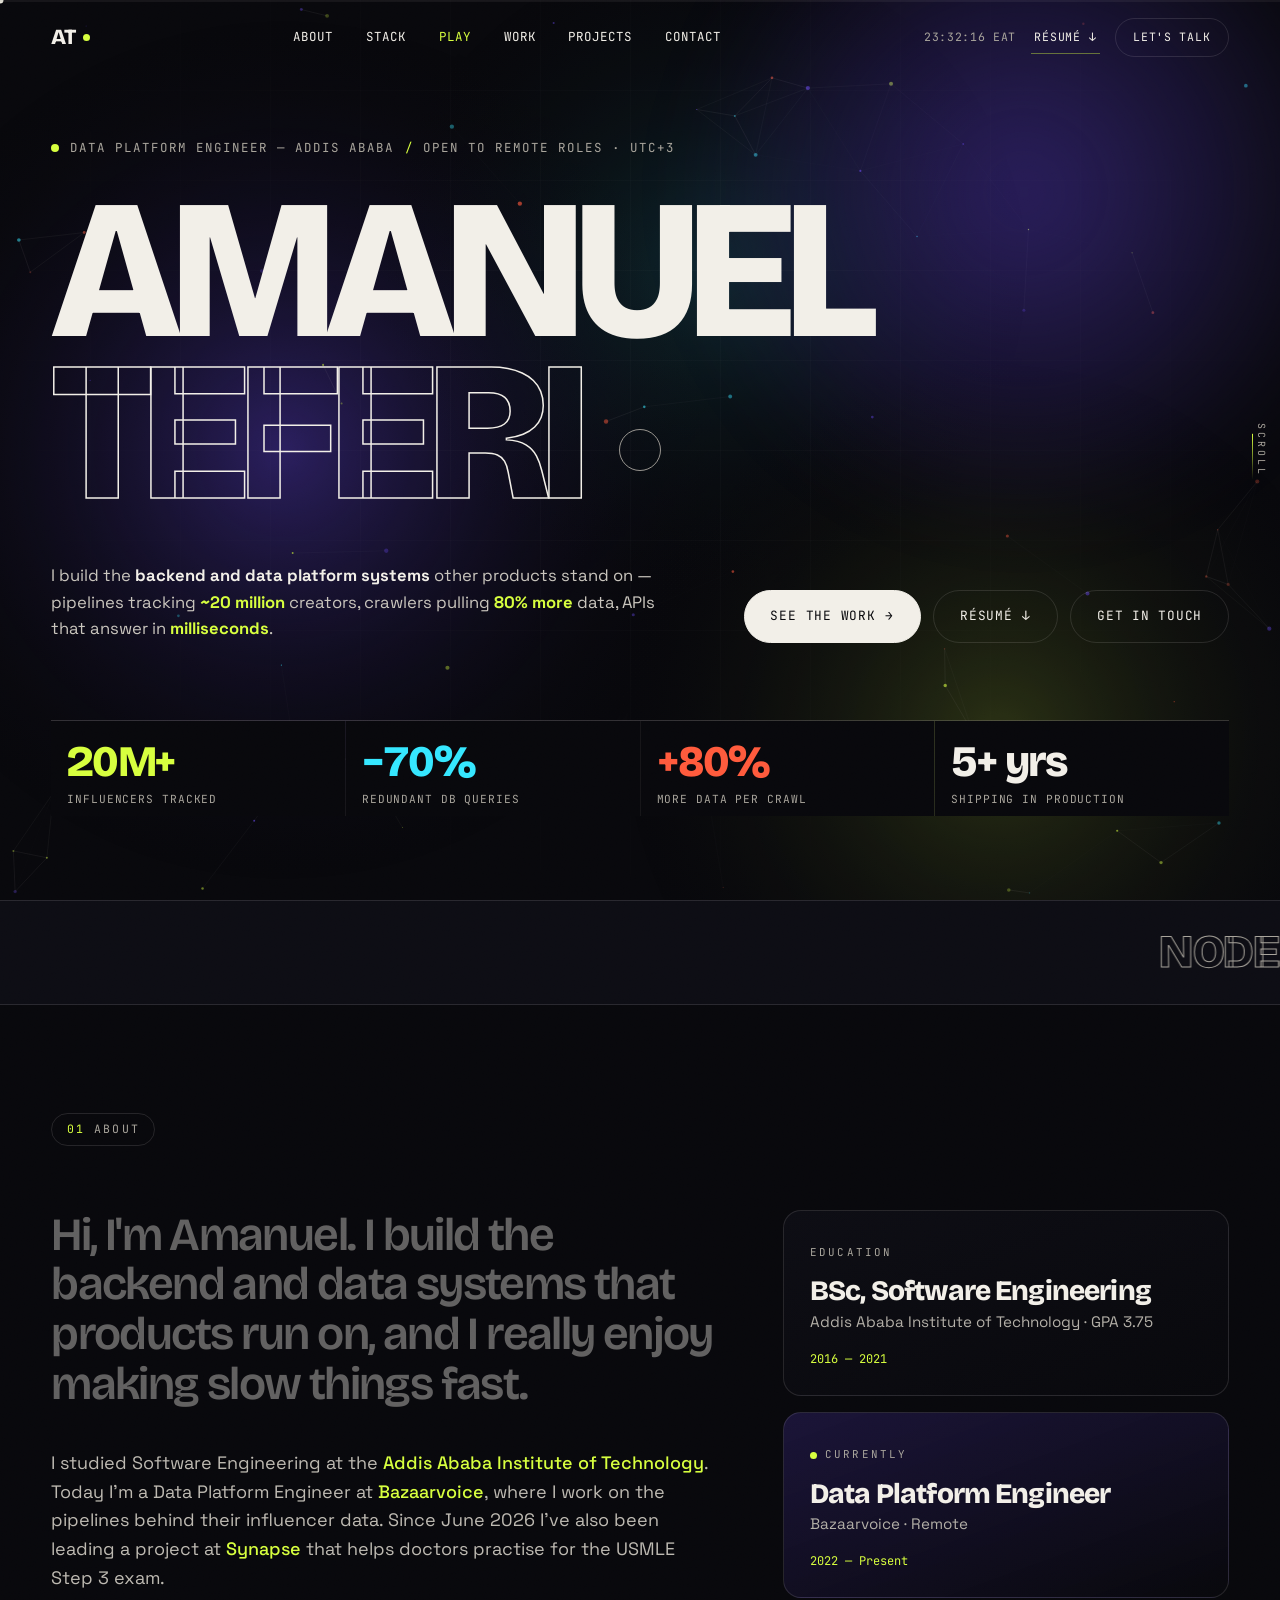
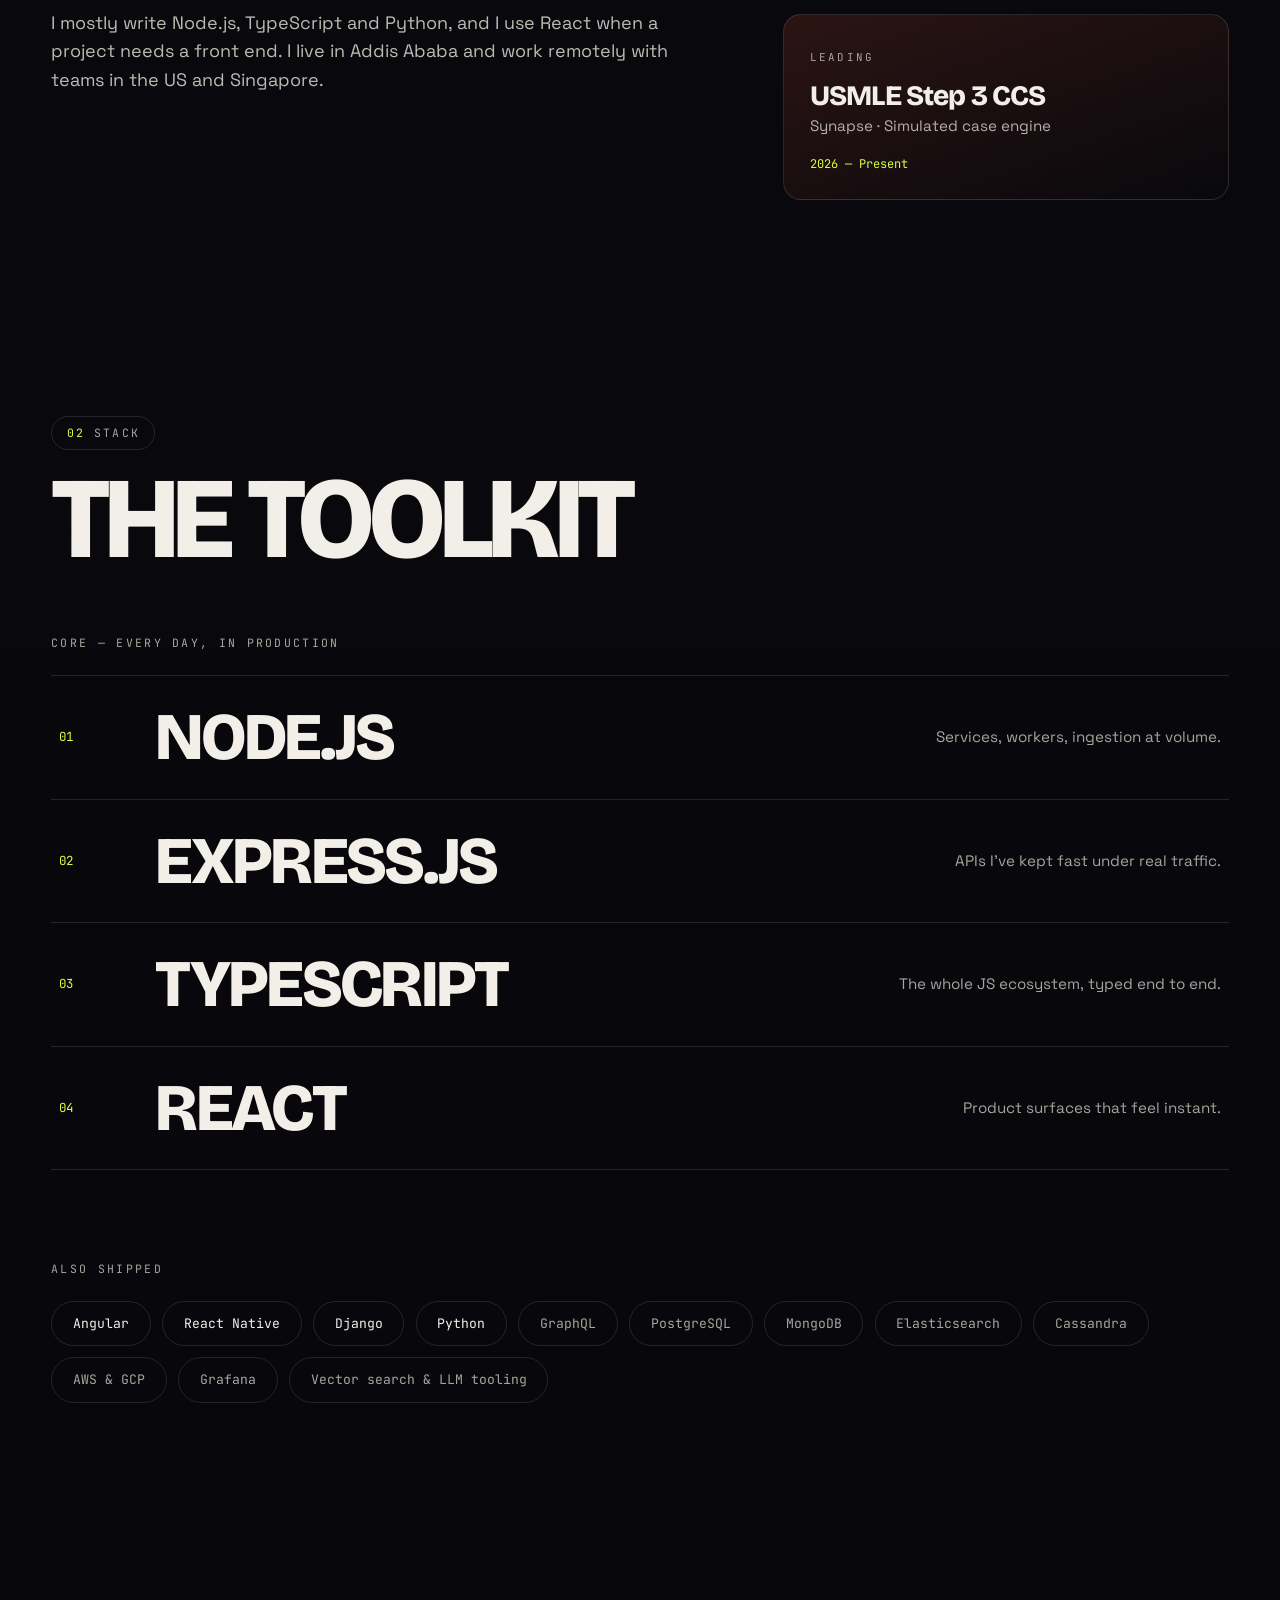
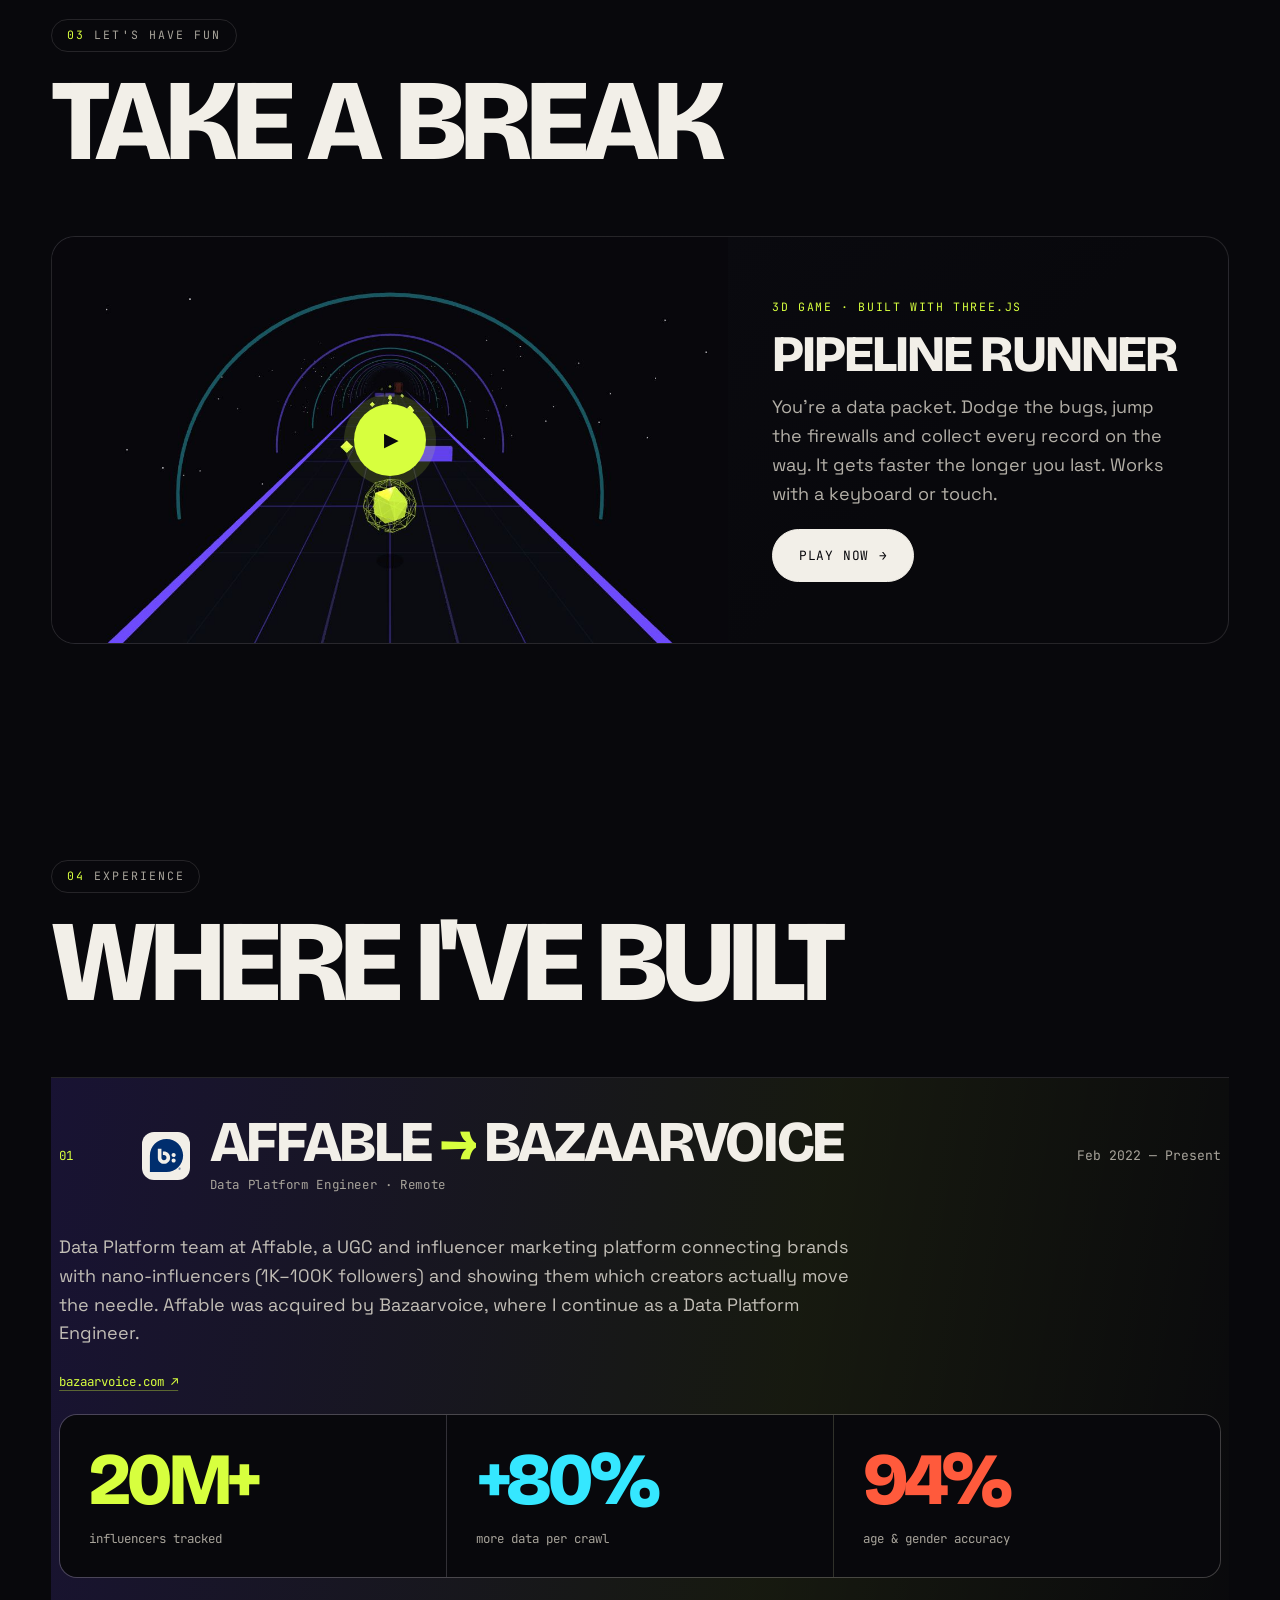
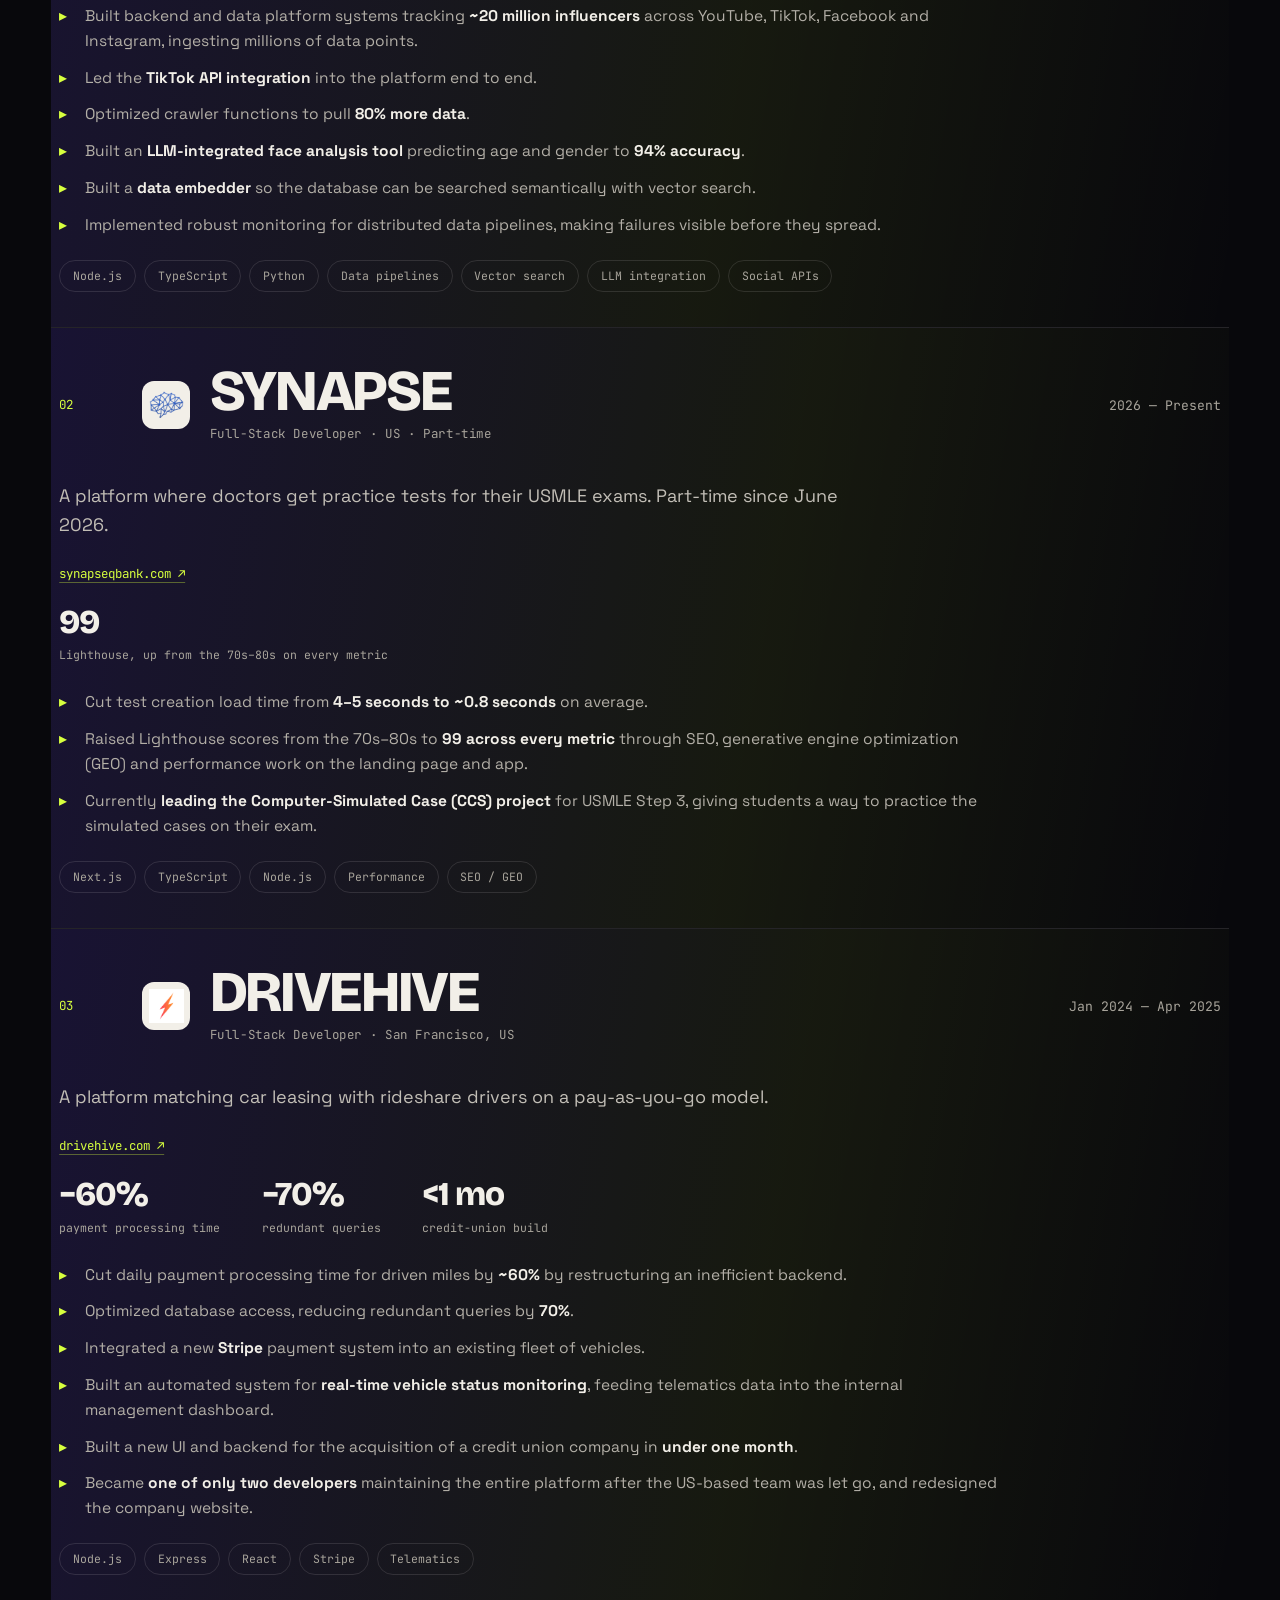
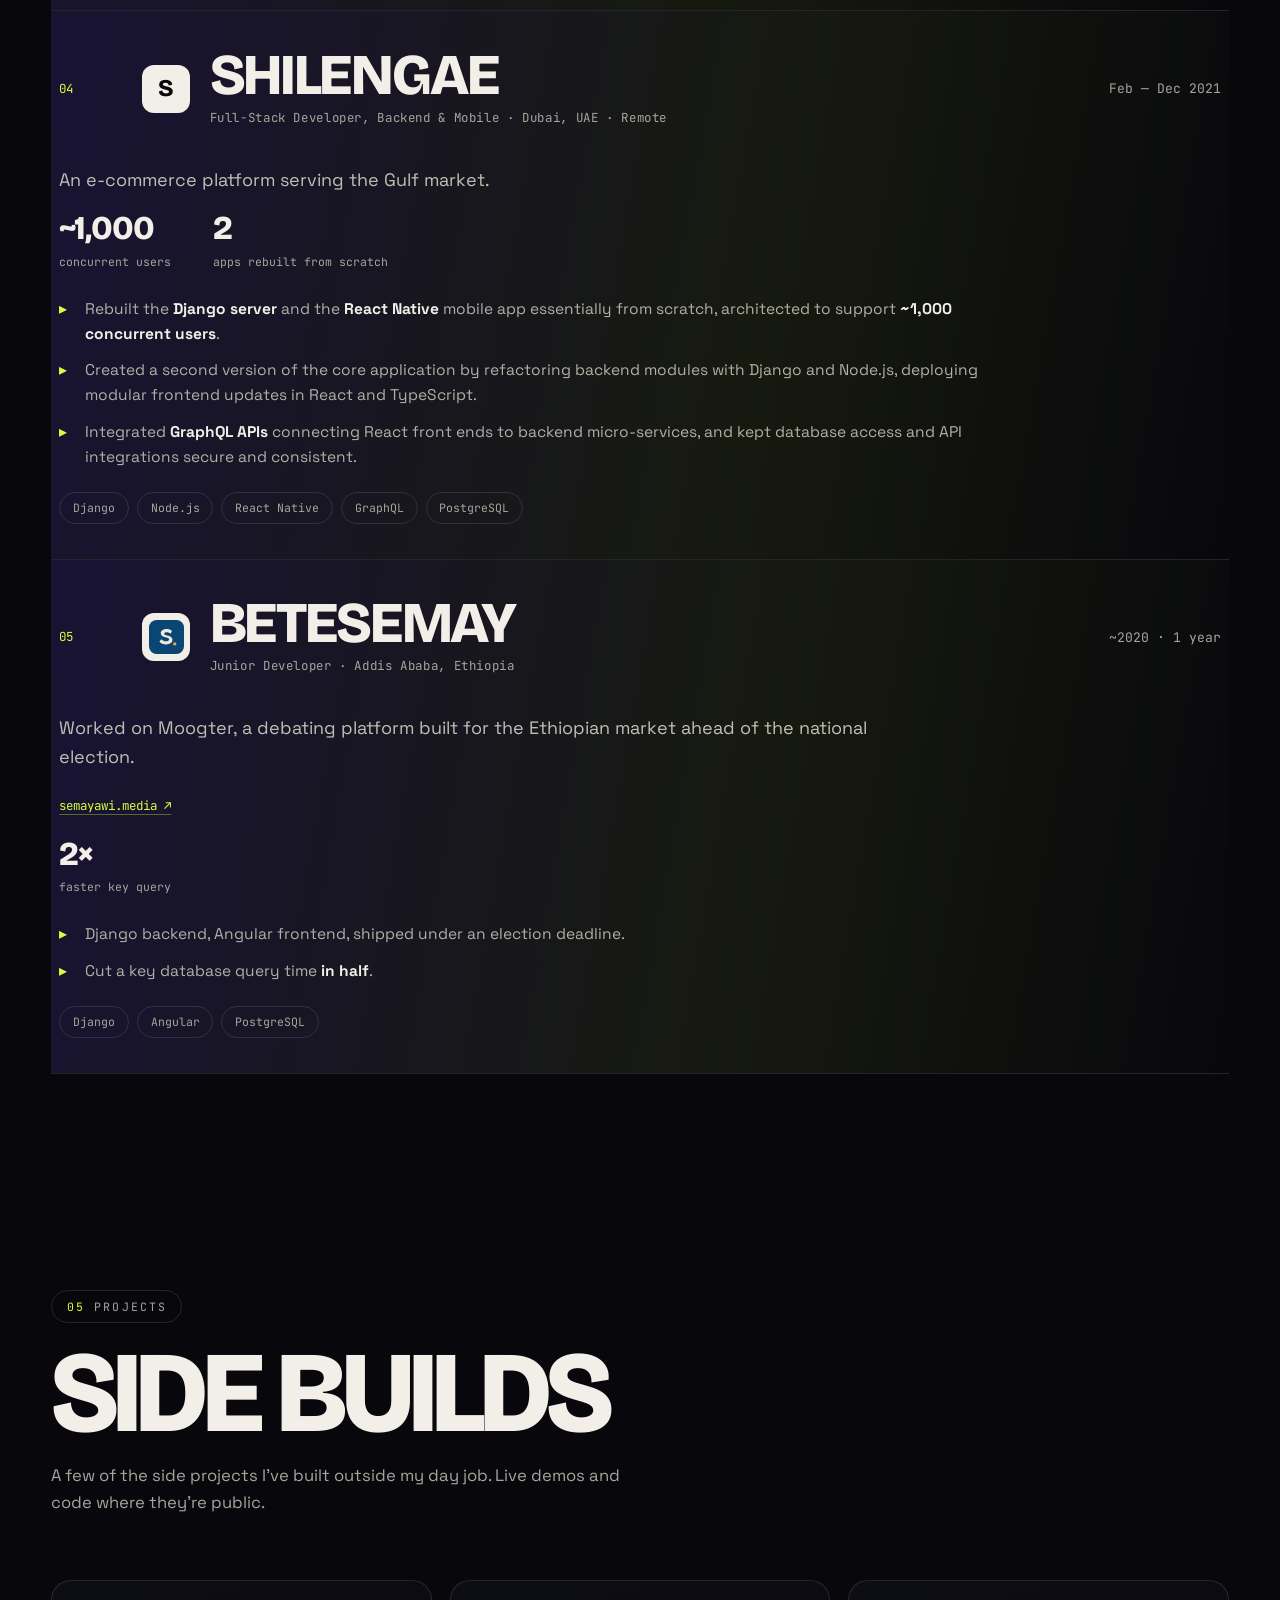
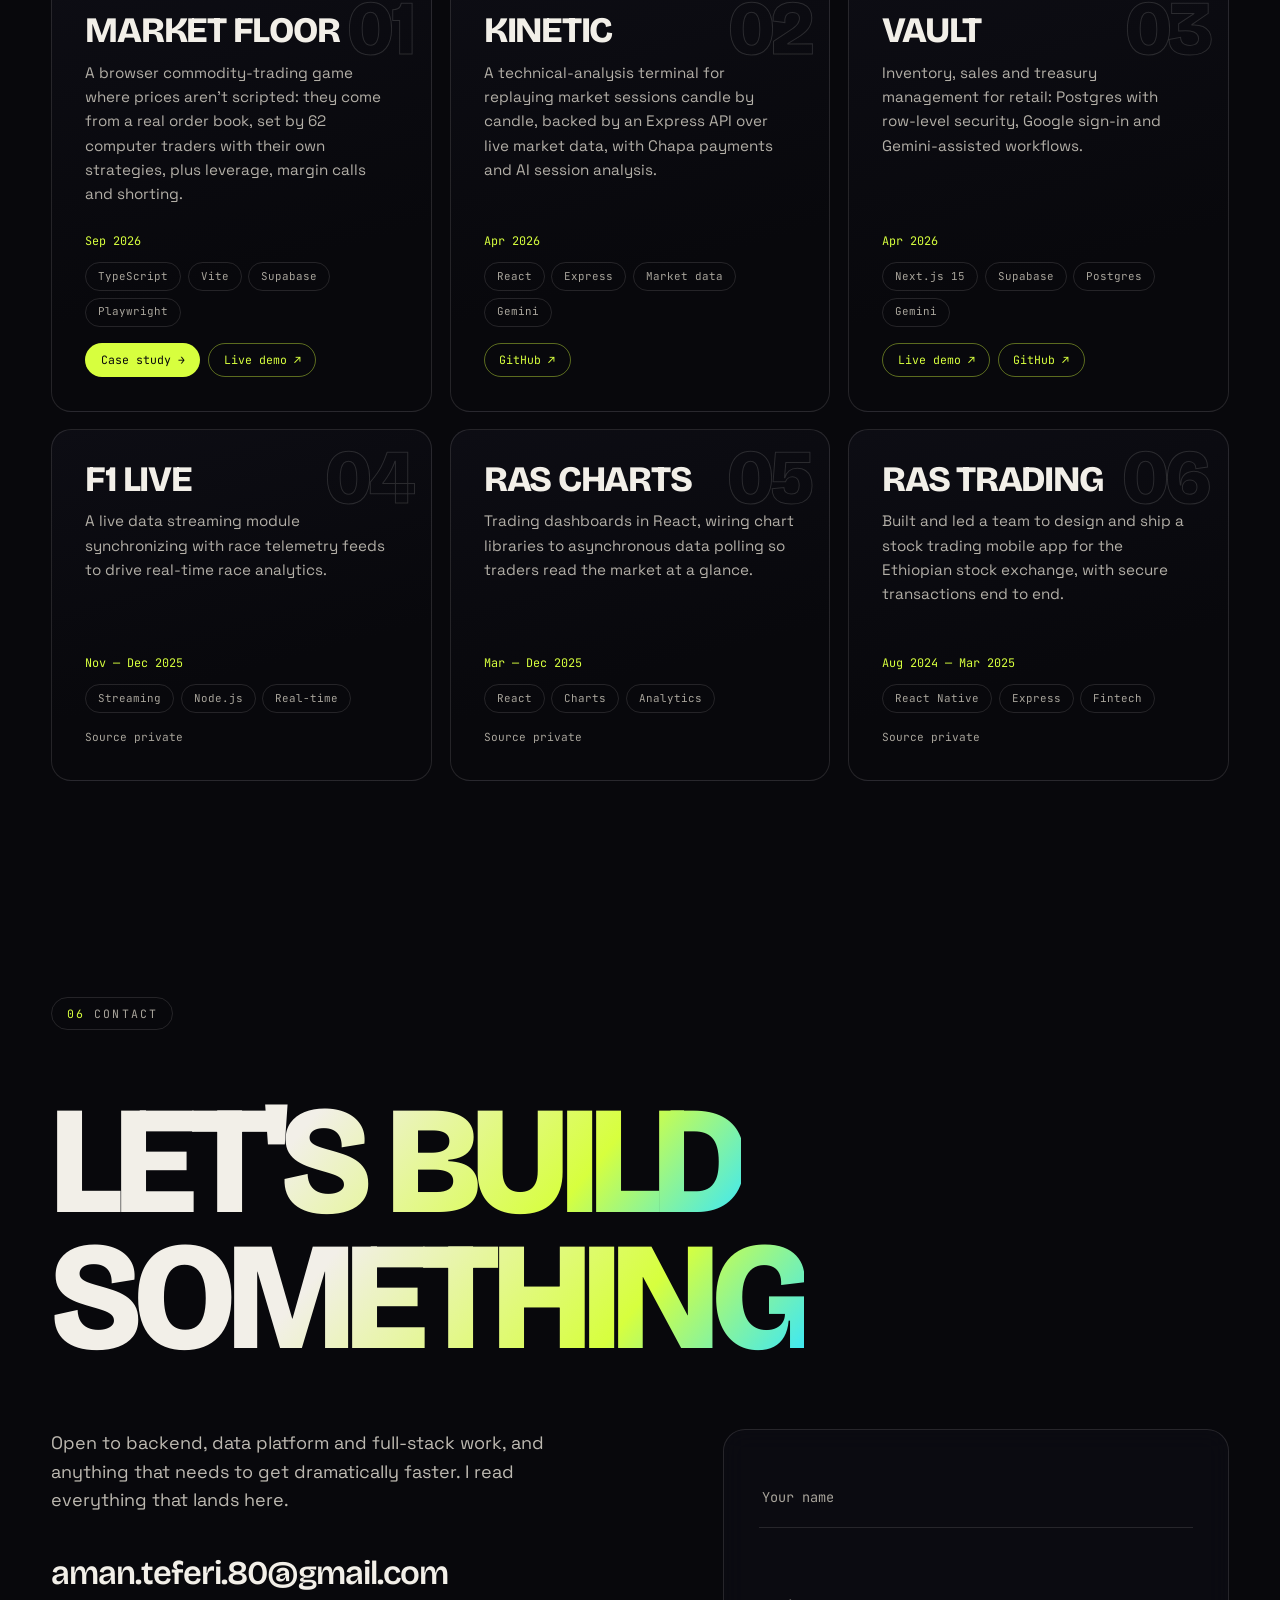
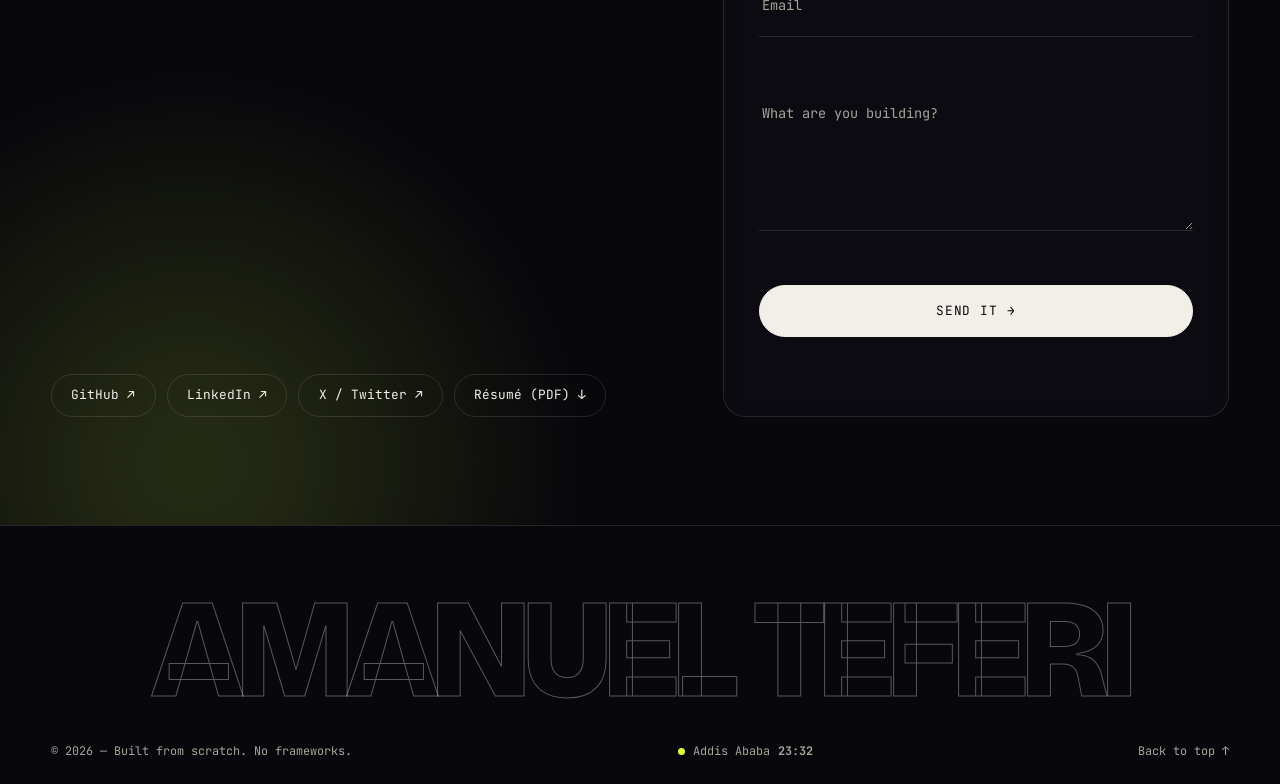
<file: index.html>
<!DOCTYPE html>
<html lang="en">
<head>
<meta charset="utf-8" />
<meta name="viewport" content="width=device-width, initial-scale=1, viewport-fit=cover" />
<title>Amanuel Teferi — Data Platform Engineer</title>
<meta name="description" content="Amanuel Teferi is a data platform engineer building backend systems at scale — Node.js, Express, TypeScript and React. ~20M influencers tracked, 80% more data crawled, Lighthouse 99s." />
<meta name="author" content="Amanuel Teferi" />
<meta name="theme-color" content="#08080c" />
<link rel="canonical" href="https://www.mannyioi.dev/" />

<meta property="og:type" content="website" />
<meta property="og:title" content="Amanuel Teferi — Data Platform Engineer" />
<meta property="og:description" content="Data platform engineer. Node.js · Express · TypeScript · React. Systems that track ~20M influencers and answer in milliseconds." />
<meta property="og:url" content="https://www.mannyioi.dev/" />
<meta property="og:image" content="https://www.mannyioi.dev/assets/img/og.jpg" />
<meta property="og:image:width" content="1200" />
<meta property="og:image:height" content="630" />
<meta property="og:image:type" content="image/jpeg" />
<meta name="twitter:card" content="summary_large_image" />
<meta name="twitter:site" content="@manny_teferi" />
<meta name="twitter:title" content="Amanuel Teferi — Data Platform Engineer" />
<meta name="twitter:description" content="Data platform engineer. Node.js · Express · TypeScript · React." />
<meta name="twitter:image" content="https://www.mannyioi.dev/assets/img/og.jpg" />
<meta name="twitter:image:alt" content="Amanuel Teferi, Data Platform Engineer: ~20M influencers tracked, +80% crawler data, Lighthouse 99" />
<meta property="og:site_name" content="Amanuel Teferi" />

<link rel="icon" href="assets/img/favicon.svg" type="image/svg+xml" />
<link rel="apple-touch-icon" href="assets/img/apple-touch-icon.png" />
<link rel="manifest" href="site.webmanifest" />

<link rel="preconnect" href="https://fonts.googleapis.com" />
<link rel="preconnect" href="https://fonts.gstatic.com" crossorigin />
<link rel="preload" as="style" href="https://fonts.googleapis.com/css2?family=Bricolage+Grotesque:opsz,wdth,wght@12..96,75..100,600;12..96,75..100,800&family=JetBrains+Mono:wght@400;500&family=Space+Grotesk:wght@400;500;700&display=swap" />
<link rel="stylesheet" href="https://fonts.googleapis.com/css2?family=Bricolage+Grotesque:opsz,wdth,wght@12..96,75..100,600;12..96,75..100,800&family=JetBrains+Mono:wght@400;500&family=Space+Grotesk:wght@400;500;700&display=swap" media="print" onload="this.media='all'" />
<noscript><link rel="stylesheet" href="https://fonts.googleapis.com/css2?family=Bricolage+Grotesque:opsz,wdth,wght@12..96,75..100,600;12..96,75..100,800&family=JetBrains+Mono:wght@400;500&family=Space+Grotesk:wght@400;500;700&display=swap" /></noscript>
<link rel="stylesheet" href="assets/css/styles.css" />
<noscript><style>
  .loader, .cursor { display: none !important; }
  [data-reveal] { opacity: 1 !important; transform: none !important; }
  .word { opacity: 1 !important; }
  .job__body { grid-template-rows: 1fr !important; opacity: 1 !important; }
</style></noscript>
<script>
  /* failsafe: if app.js hasn't taken over in 4s (blocked, offline, errored), show the page as-is */
  setTimeout(function () {
    var html = document.documentElement;
    if (html.classList.contains('is-ready')) return;
    html.classList.add('is-static');
    var l = document.getElementById('loader'); if (l) l.remove();
    document.body.classList.remove('is-locked');
  }, 4000);
</script>

<script type="application/ld+json">
{
  "@context": "https://schema.org",
  "@type": "Person",
  "name": "Amanuel Teferi",
  "jobTitle": "Data Platform Engineer",
  "email": "mailto:aman.teferi.80@gmail.com",
  "url": "https://www.mannyioi.dev/",
  "address": { "@type": "PostalAddress", "addressLocality": "Addis Ababa", "addressCountry": "ET" },
  "sameAs": ["https://github.com/MannyIOI", "https://www.linkedin.com/in/mannyioi/", "https://x.com/manny_teferi"],
  "alumniOf": { "@type": "CollegeOrUniversity", "name": "Addis Ababa Institute of Technology, Addis Ababa University" },
  "knowsAbout": ["Node.js", "Express.js", "TypeScript", "JavaScript", "React", "Angular", "React Native", "Django", "Python", "GraphQL", "Elasticsearch", "Data Platforms"],
  "worksFor": { "@type": "Organization", "name": "Bazaarvoice" }
}
</script>
</head>
<body>
<a class="skip-link" href="#main">Skip to content</a>

<!-- ░░ PRELOADER ░░ -->
<div class="loader" id="loader" aria-hidden="true">
  <div class="loader__inner">
    <div class="loader__word"><span>AMANUEL</span></div>
    <div class="loader__meta">
      <span class="loader__label">LOADING</span>
      <span class="loader__count" id="loaderCount">00</span>
    </div>
    <div class="loader__bar"><i id="loaderBar"></i></div>
  </div>
</div>

<!-- ░░ CURSOR ░░ -->
<div class="cursor" id="cursor" aria-hidden="true">
  <div class="cursor__dot"></div>
  <div class="cursor__ring"><span class="cursor__label"></span></div>
</div>

<div class="grain" aria-hidden="true"></div>
<div class="scroll-progress" aria-hidden="true"><i id="scrollProgress"></i></div>

<!-- ░░ NAV ░░ -->
<header class="nav" id="nav">
  <a class="nav__logo" href="#home" data-cursor="hover">
    <span class="nav__logo-mark">AT</span>
    <span class="nav__logo-pulse"></span>
  </a>
  <nav class="nav__links" aria-label="Primary">
    <a href="#about" class="nav__link" data-cursor="hover"><span>About</span><span aria-hidden="true">About</span></a>
    <a href="#stack" class="nav__link" data-cursor="hover"><span>Stack</span><span aria-hidden="true">Stack</span></a>
    <a href="play.html" class="nav__link nav__link--play" data-cursor="hover"><span>Play</span><span aria-hidden="true">Play</span></a>
    <a href="#work" class="nav__link" data-cursor="hover"><span>Work</span><span aria-hidden="true">Work</span></a>
    <a href="#projects" class="nav__link" data-cursor="hover"><span>Projects</span><span aria-hidden="true">Projects</span></a>
    <a href="#contact" class="nav__link" data-cursor="hover"><span>Contact</span><span aria-hidden="true">Contact</span></a>
  </nav>
  <div class="nav__right">
    <span class="nav__clock" id="navClock" title="Local time in Addis Ababa">--:--:-- EAT</span>
    <a href="assets/Amanuel-Teferi-Resume.pdf" class="nav__resume" download data-cursor="hover">Résumé ↓</a>
    <a href="#contact" class="btn btn--sm" data-magnetic data-cursor="hover"><span>Let's talk</span></a>
    <button class="burger" id="burger" aria-label="Open menu" aria-expanded="false" aria-controls="menu"><i></i><i></i></button>
  </div>
</header>

<!-- ░░ MOBILE MENU ░░ -->
<div class="menu" id="menu" aria-hidden="true" inert>
  <div class="menu__list">
    <a href="#about" class="menu__item"><em>01</em>About</a>
    <a href="#stack" class="menu__item"><em>02</em>Stack</a>
    <a href="play.html" class="menu__item"><em>03</em>Play</a>
    <a href="#work" class="menu__item"><em>04</em>Work</a>
    <a href="#projects" class="menu__item"><em>05</em>Projects</a>
    <a href="#contact" class="menu__item"><em>06</em>Contact</a>
  </div>
  <div class="menu__foot">
    <a href="https://github.com/MannyIOI" target="_blank" rel="noopener">GitHub</a>
    <a href="https://www.linkedin.com/in/mannyioi/" target="_blank" rel="noopener">LinkedIn</a>
    <a href="mailto:aman.teferi.80@gmail.com">Email</a>
    <a href="assets/Amanuel-Teferi-Resume.pdf" download>Résumé ↓</a>
  </div>
</div>

<main id="main">

<!-- ░░ HERO ░░ -->
<section class="hero" id="home">
  <canvas class="hero__canvas" id="heroCanvas" aria-hidden="true"></canvas>
  <div class="hero__glow" aria-hidden="true"></div>
  <div class="hero__grid" aria-hidden="true"></div>

  <div class="hero__inner">
    <p class="hero__eyebrow" data-reveal>
      <span class="dot"></span> Data Platform Engineer — Addis Ababa
      <span class="eyebrow-extra"><span class="sep">/</span> Open to remote roles · UTC+3</span>
    </p>

    <h1 class="hero__title">
      <span class="line" data-split>Amanuel</span>
      <span class="line line--out" data-split>Teferi</span>
    </h1>

    <div class="hero__row">
      <p class="hero__lead" data-reveal>
        I build the <b>backend and data platform systems</b> other products stand on —
        pipelines tracking <em>~20 million</em> creators, crawlers pulling
        <em>80% more</em> data, APIs that answer in <em>milliseconds</em>.
      </p>
      <div class="hero__cta" data-reveal>
        <a href="#work" class="btn btn--primary" data-magnetic data-cursor="view"><span>See the work</span><i class="btn__arrow">→</i></a>
        <a href="assets/Amanuel-Teferi-Resume.pdf" class="btn btn--ghost" download data-magnetic data-cursor="hover"><span>Résumé</span><i class="btn__arrow btn__arrow--down">↓</i></a>
        <a href="#contact" class="btn btn--ghost" data-magnetic data-cursor="hover"><span>Get in touch</span></a>
      </div>
    </div>

    <ul class="hero__stats" data-reveal>
      <li><strong data-count="20" data-suffix="M+">20M+</strong><span>Influencers tracked</span></li>
      <li><strong data-count="70" data-prefix="−" data-suffix="%">−70%</strong><span>Redundant DB queries</span></li>
      <li><strong data-count="80" data-prefix="+" data-suffix="%">+80%</strong><span>More data per crawl</span></li>
      <li><strong data-count="5" data-suffix="+ yrs">5+ yrs</strong><span>Shipping in production</span></li>
    </ul>
  </div>

  <a class="hero__scroll" href="#about" aria-label="Scroll to about">
    <span>SCROLL</span>
    <i></i>
  </a>
</section>

<!-- ░░ MARQUEE ░░ -->
<div class="marquee" data-marquee aria-hidden="true">
  <div class="marquee__track">
    <span>Node.js</span><b>✦</b><span>Express</span><b>✦</b><span>TypeScript</span><b>✦</b><span>React</span><b>✦</b><span>Data Platforms</span><b>✦</b><span>Angular</span><b>✦</b><span>React Native</span><b>✦</b><span>Django</span><b>✦</b>
    <span>Node.js</span><b>✦</b><span>Express</span><b>✦</b><span>TypeScript</span><b>✦</b><span>React</span><b>✦</b><span>Data Platforms</span><b>✦</b><span>Angular</span><b>✦</b><span>React Native</span><b>✦</b><span>Django</span><b>✦</b>
  </div>
</div>

<!-- ░░ ABOUT ░░ -->
<section class="section about" id="about">
  <div class="section__head">
    <span class="tag" data-reveal><i>01</i> About</span>
    <h2 class="sr-only">About me</h2>
  </div>

  <div class="about__grid">
    <div class="about__statement">
      <p class="statement" data-split-words>
        Hi, I'm Amanuel. I build the backend and data systems that products run on,
        and I really enjoy making slow things fast.
      </p>
      <p class="about__body" data-reveal>
        I studied Software Engineering at the <b>Addis Ababa Institute of Technology</b>. Today I'm a
        Data Platform Engineer at <b>Bazaarvoice</b>, where I work on the pipelines behind their
        influencer data. Since June 2026 I've also been leading a project at <b>Synapse</b> that helps
        doctors practise for the USMLE Step 3 exam.
      </p>
      <p class="about__body" data-reveal>
        I mostly write Node.js, TypeScript and Python, and I use React when a project needs a front end.
        I live in Addis Ababa and work remotely with teams in the US and Singapore.
      </p>
    </div>

    <aside class="about__cards">
      <article class="card card--edu" data-tilt data-reveal>
        <span class="card__kicker">Education</span>
        <h3>BSc, Software Engineering</h3>
        <p>Addis Ababa Institute of Technology · GPA 3.75</p>
        <span class="card__years">2016 — 2021</span>
        <div class="card__shine" aria-hidden="true"></div>
      </article>
      <article class="card card--now" data-tilt data-reveal>
        <span class="card__kicker"><span class="live"></span> Currently</span>
        <h3>Data Platform Engineer</h3>
        <p>Bazaarvoice · Remote</p>
        <span class="card__years">2022 — Present</span>
        <div class="card__shine" aria-hidden="true"></div>
      </article>
      <article class="card card--side" data-tilt data-reveal>
        <span class="card__kicker">Leading</span>
        <h3>USMLE Step 3 CCS</h3>
        <p>Synapse · Simulated case engine</p>
        <span class="card__years">2026 — Present</span>
        <div class="card__shine" aria-hidden="true"></div>
      </article>
    </aside>
  </div>
</section>

<!-- ░░ STACK ░░ -->
<section class="section stack" id="stack">
  <div class="section__head">
    <span class="tag" data-reveal><i>02</i> Stack</span>
    <h2 class="section__title" data-split>The toolkit</h2>
  </div>

  <div class="stack__core">
    <span class="stack__label" data-reveal>Core — every day, in production</span>
    <ul class="stack__core-list">
      <li data-stack-core data-cursor="hover"><span class="idx">01</span><h3>Node.js</h3><p>Services, workers, ingestion at volume.</p></li>
      <li data-stack-core data-cursor="hover"><span class="idx">02</span><h3>Express.js</h3><p>APIs I've kept fast under real traffic.</p></li>
      <li data-stack-core data-cursor="hover"><span class="idx">03</span><h3>TypeScript</h3><p>The whole JS ecosystem, typed end to end.</p></li>
      <li data-stack-core data-cursor="hover"><span class="idx">04</span><h3>React</h3><p>Product surfaces that feel instant.</p></li>
    </ul>
  </div>

  <div class="stack__secondary">
    <span class="stack__label" data-reveal>Also shipped</span>
    <div class="stack__chips">
      <span class="chip" data-reveal data-magnetic>Angular</span>
      <span class="chip" data-reveal data-magnetic>React Native</span>
      <span class="chip" data-reveal data-magnetic>Django</span>
      <span class="chip" data-reveal data-magnetic>Python</span>
      <span class="chip chip--muted" data-reveal data-magnetic>GraphQL</span>
      <span class="chip chip--muted" data-reveal data-magnetic>PostgreSQL</span>
      <span class="chip chip--muted" data-reveal data-magnetic>MongoDB</span>
      <span class="chip chip--muted" data-reveal data-magnetic>Elasticsearch</span>
      <span class="chip chip--muted" data-reveal data-magnetic>Cassandra</span>
      <span class="chip chip--muted" data-reveal data-magnetic>AWS &amp; GCP</span>
      <span class="chip chip--muted" data-reveal data-magnetic>Grafana</span>
      <span class="chip chip--muted" data-reveal data-magnetic>Vector search &amp; LLM tooling</span>
    </div>
  </div>
</section>

<!-- ░░ FUN ░░ -->
<section class="section fun" id="fun">
  <div class="section__head">
    <span class="tag" data-reveal><i>03</i> Let's have fun</span>
    <h2 class="section__title" data-split>Take a break</h2>
  </div>
  <a class="fun__card" href="play.html" data-reveal data-cursor="view">
    <div class="fun__media">
      <img src="assets/img/game-preview.jpg" alt="Pipeline Runner gameplay: a glowing data packet speeding down a neon pipeline past red bugs and violet firewalls" width="1200" height="720" loading="lazy" />
      <span class="fun__play" aria-hidden="true">▶</span>
    </div>
    <div class="fun__copy">
      <span class="fun__kicker">3D game · built with Three.js</span>
      <h3>Pipeline Runner</h3>
      <p>You're a data packet. Dodge the bugs, jump the firewalls and collect every record on the way. It gets faster the longer you last. Works with a keyboard or touch.</p>
      <span class="btn btn--primary fun__cta"><span>Play now</span><i class="btn__arrow">→</i></span>
    </div>
  </a>
</section>

<!-- ░░ WORK ░░ -->
<section class="section work" id="work">
  <div class="section__head">
    <span class="tag" data-reveal><i>04</i> Experience</span>
    <h2 class="section__title" data-split>Where I've built</h2>
  </div>

  <div class="work__list">

    <article class="job" data-job>
      <div class="job__bar" aria-hidden="true"></div>
      <div class="job__head">
        <span class="job__idx">01</span>
        <span class="job__logo"><img src="assets/img/logos/bazaarvoice.svg" alt="Bazaarvoice logo" width="48" height="48" loading="lazy" /></span>
        <div class="job__title">
          <h3>Affable <span class="arrow">→</span> Bazaarvoice</h3>
          <p class="job__role">Data Platform Engineer · Remote</p>
        </div>
        <span class="job__years">Feb 2022 — Present</span>
      </div>
      <div class="job__body">
        <div class="job__inner">
          <p class="job__intro">
            Data Platform team at Affable, a UGC and influencer marketing platform connecting
            brands with nano-influencers (1K–100K followers) and showing them which creators
            actually move the needle. Affable was acquired by Bazaarvoice, where I continue
            as a Data Platform Engineer.
          </p>
          <a class="job__site" href="https://www.bazaarvoice.com" target="_blank" rel="noopener">bazaarvoice.com ↗</a>
          <div class="job__stats job__stats--feature" role="list" aria-label="Highlights"><div role="listitem"><b>20M+</b><span>influencers tracked</span></div><div role="listitem"><b>+80%</b><span>more data per crawl</span></div><div role="listitem"><b>94%</b><span>age &amp; gender accuracy</span></div></div>
          <ul class="job__points">
            <li>Built backend and data platform systems tracking <b>~20 million influencers</b> across YouTube, TikTok, Facebook and Instagram, ingesting millions of data points.</li>
            <li>Led the <b>TikTok API integration</b> into the platform end to end.</li>
            <li>Optimized crawler functions to pull <b>80% more data</b>.</li>
            <li>Built an <b>LLM-integrated face analysis tool</b> predicting age and gender to <b>94% accuracy</b>.</li>
            <li>Built a <b>data embedder</b> so the database can be searched semantically with vector search.</li>
            <li>Implemented robust monitoring for distributed data pipelines, making failures visible before they spread.</li>
          </ul>
          <div class="job__tags"><span>Node.js</span><span>TypeScript</span><span>Python</span><span>Data pipelines</span><span>Vector search</span><span>LLM integration</span><span>Social APIs</span></div>
        </div>
      </div>
    </article>

    <article class="job" data-job>
      <div class="job__bar" aria-hidden="true"></div>
      <div class="job__head">
        <span class="job__idx">02</span>
        <span class="job__logo"><img src="assets/img/logos/synapse.png" alt="Synapse logo" width="48" height="48" loading="lazy" /></span>
        <div class="job__title">
          <h3>Synapse</h3>
          <p class="job__role">Full-Stack Developer · US · Part-time</p>
        </div>
        <span class="job__years">2026 — Present</span>
      </div>
      <div class="job__body">
        <div class="job__inner">
          <p class="job__intro">
            A platform where doctors get practice tests for their USMLE exams. Part-time since June 2026.
          </p>
          <a class="job__site" href="https://www.synapseqbank.com" target="_blank" rel="noopener">synapseqbank.com ↗</a>
          <div class="job__stats job__stats--row" role="list" aria-label="Highlights"><div role="listitem"><b>99</b><span>Lighthouse, up from the 70s–80s on every metric</span></div></div>
          <ul class="job__points">
            <li>Cut test creation load time from <b>4–5 seconds to ~0.8 seconds</b> on average.</li>
            <li>Raised Lighthouse scores from the 70s–80s to <b>99 across every metric</b> through SEO, generative engine optimization (GEO) and performance work on the landing page and app.</li>
            <li>Currently <b>leading the Computer-Simulated Case (CCS) project</b> for USMLE Step 3, giving students a way to practice the simulated cases on their exam.</li>
          </ul>
          <div class="job__tags"><span>Next.js</span><span>TypeScript</span><span>Node.js</span><span>Performance</span><span>SEO / GEO</span></div>
        </div>
      </div>
    </article>

    <article class="job" data-job>
      <div class="job__bar" aria-hidden="true"></div>
      <div class="job__head">
        <span class="job__idx">03</span>
        <span class="job__logo"><img src="assets/img/logos/drivehive.png" alt="DriveHive logo" width="48" height="48" loading="lazy" /></span>
        <div class="job__title">
          <h3>DriveHive</h3>
          <p class="job__role">Full-Stack Developer · San Francisco, US</p>
        </div>
        <span class="job__years">Jan 2024 — Apr 2025</span>
      </div>
      <div class="job__body">
        <div class="job__inner">
          <p class="job__intro">
            A platform matching car leasing with rideshare drivers on a pay-as-you-go model.
          </p>
          <a class="job__site" href="https://drivehive.com" target="_blank" rel="noopener">drivehive.com ↗</a>
          <div class="job__stats job__stats--row" role="list" aria-label="Highlights"><div role="listitem"><b>−60%</b><span>payment processing time</span></div><div role="listitem"><b>−70%</b><span>redundant queries</span></div><div role="listitem"><b>&lt;1 mo</b><span>credit-union build</span></div></div>
          <ul class="job__points">
            <li>Cut daily payment processing time for driven miles by <b>~60%</b> by restructuring an inefficient backend.</li>
            <li>Optimized database access, reducing redundant queries by <b>70%</b>.</li>
            <li>Integrated a new <b>Stripe</b> payment system into an existing fleet of vehicles.</li>
            <li>Built an automated system for <b>real-time vehicle status monitoring</b>, feeding telematics data into the internal management dashboard.</li>
            <li>Built a new UI and backend for the acquisition of a credit union company in <b>under one month</b>.</li>
            <li>Became <b>one of only two developers</b> maintaining the entire platform after the US-based team was let go, and redesigned the company website.</li>
          </ul>
          <div class="job__tags"><span>Node.js</span><span>Express</span><span>React</span><span>Stripe</span><span>Telematics</span></div>
        </div>
      </div>
    </article>

    <article class="job" data-job>
      <div class="job__bar" aria-hidden="true"></div>
      <div class="job__head">
        <span class="job__idx">04</span>
        <span class="job__logo"><b aria-hidden="true">S</b></span>
        <div class="job__title">
          <h3>Shilengae</h3>
          <p class="job__role">Full-Stack Developer, Backend &amp; Mobile · Dubai, UAE · Remote</p>
        </div>
        <span class="job__years">Feb — Dec 2021</span>
      </div>
      <div class="job__body">
        <div class="job__inner">
          <p class="job__intro">An e-commerce platform serving the Gulf market.</p>
          <div class="job__stats job__stats--row" role="list" aria-label="Highlights"><div role="listitem"><b>~1,000</b><span>concurrent users</span></div><div role="listitem"><b>2</b><span>apps rebuilt from scratch</span></div></div>
          <ul class="job__points">
            <li>Rebuilt the <b>Django server</b> and the <b>React Native</b> mobile app essentially from scratch, architected to support <b>~1,000 concurrent users</b>.</li>
            <li>Created a second version of the core application by refactoring backend modules with Django and Node.js, deploying modular frontend updates in React and TypeScript.</li>
            <li>Integrated <b>GraphQL APIs</b> connecting React front ends to backend micro-services, and kept database access and API integrations secure and consistent.</li>
          </ul>
          <div class="job__tags"><span>Django</span><span>Node.js</span><span>React Native</span><span>GraphQL</span><span>PostgreSQL</span></div>
        </div>
      </div>
    </article>

    <article class="job" data-job>
      <div class="job__bar" aria-hidden="true"></div>
      <div class="job__head">
        <span class="job__idx">05</span>
        <span class="job__logo"><img src="assets/img/logos/betesemay.svg" alt="Bete-Semay logo" width="48" height="48" loading="lazy" /></span>
        <div class="job__title">
          <h3>Betesemay</h3>
          <p class="job__role">Junior Developer · Addis Ababa, Ethiopia</p>
        </div>
        <span class="job__years">~2020 · 1 year</span>
      </div>
      <div class="job__body">
        <div class="job__inner">
          <p class="job__intro">
            Worked on Moogter, a debating platform built for the Ethiopian market ahead of the
            national election.
          </p>
          <a class="job__site" href="https://semayawi.media" target="_blank" rel="noopener">semayawi.media ↗</a>
          <div class="job__stats job__stats--row" role="list" aria-label="Highlights"><div role="listitem"><b>2×</b><span>faster key query</span></div></div>
          <ul class="job__points">
            <li>Django backend, Angular frontend, shipped under an election deadline.</li>
            <li>Cut a key database query time <b>in half</b>.</li>
          </ul>
          <div class="job__tags"><span>Django</span><span>Angular</span><span>PostgreSQL</span></div>
        </div>
      </div>
    </article>

  </div>
</section>

<!-- ░░ PROJECTS ░░ -->
<section class="section projects" id="projects">
  <div class="section__head">
    <span class="tag" data-reveal><i>05</i> Projects</span>
    <h2 class="section__title" data-split>Side builds</h2>
    <p class="section__lede" data-reveal>A few of the side projects I've built outside my day job. Live demos and code where they're public.</p>
  </div>

  <div class="projects__grid">
    <article class="project" data-tilt data-reveal data-cursor="hover">
      <span class="project__idx">01</span>
      <h3>Market Floor</h3>
      <p>A browser commodity-trading game where prices aren't scripted: they come from a real order book, set by 62 computer traders with their own strategies, plus leverage, margin calls and shorting.</p>
      <div class="project__meta">
        <span class="project__year">Sep 2026</span>
        <div class="project__tags"><span>TypeScript</span><span>Vite</span><span>Supabase</span><span>Playwright</span></div>
        <div class="project__links"><a class="project__link project__link--case" href="market-floor.html" data-cursor="hover">Case study →</a><a class="project__link" href="https://market-floor.vercel.app" target="_blank" rel="noopener" data-cursor="hover">Live demo ↗</a></div>
      </div>
      <div class="card__shine" aria-hidden="true"></div>
    </article>

    <article class="project" data-tilt data-reveal data-cursor="hover">
      <span class="project__idx">02</span>
      <h3>Kinetic</h3>
      <p>A technical-analysis terminal for replaying market sessions candle by candle, backed by an Express API over live market data, with Chapa payments and AI session analysis.</p>
      <div class="project__meta">
        <span class="project__year">Apr 2026</span>
        <div class="project__tags"><span>React</span><span>Express</span><span>Market data</span><span>Gemini</span></div>
        <div class="project__links"><a class="project__link" href="https://github.com/MannyIOI/Kinetic" target="_blank" rel="noopener" data-cursor="hover">GitHub ↗</a></div>
      </div>
      <div class="card__shine" aria-hidden="true"></div>
    </article>

    <article class="project" data-tilt data-reveal data-cursor="hover">
      <span class="project__idx">03</span>
      <h3>Vault</h3>
      <p>Inventory, sales and treasury management for retail: Postgres with row-level security, Google sign-in and Gemini-assisted workflows.</p>
      <div class="project__meta">
        <span class="project__year">Apr 2026</span>
        <div class="project__tags"><span>Next.js 15</span><span>Supabase</span><span>Postgres</span><span>Gemini</span></div>
        <div class="project__links"><a class="project__link" href="https://vault-one-tau.vercel.app" target="_blank" rel="noopener" data-cursor="hover">Live demo ↗</a><a class="project__link" href="https://github.com/MannyIOI/Vault" target="_blank" rel="noopener" data-cursor="hover">GitHub ↗</a></div>
      </div>
      <div class="card__shine" aria-hidden="true"></div>
    </article>

    <article class="project" data-tilt data-reveal data-cursor="hover">
      <span class="project__idx">04</span>
      <h3>F1 Live</h3>
      <p>A live data streaming module synchronizing with race telemetry feeds to drive real-time race analytics.</p>
      <div class="project__meta">
        <span class="project__year">Nov — Dec 2025</span>
        <div class="project__tags"><span>Streaming</span><span>Node.js</span><span>Real-time</span></div>
        <div class="project__links"><span class="project__private">Source private</span></div>
      </div>
      <div class="card__shine" aria-hidden="true"></div>
    </article>

    <article class="project" data-tilt data-reveal data-cursor="hover">
      <span class="project__idx">05</span>
      <h3>Ras Charts</h3>
      <p>Trading dashboards in React, wiring chart libraries to asynchronous data polling so traders read the market at a glance.</p>
      <div class="project__meta">
        <span class="project__year">Mar — Dec 2025</span>
        <div class="project__tags"><span>React</span><span>Charts</span><span>Analytics</span></div>
        <div class="project__links"><span class="project__private">Source private</span></div>
      </div>
      <div class="card__shine" aria-hidden="true"></div>
    </article>

    <article class="project" data-tilt data-reveal data-cursor="hover">
      <span class="project__idx">06</span>
      <h3>Ras Trading</h3>
      <p>Built and led a team to design and ship a stock trading mobile app for the Ethiopian stock exchange, with secure transactions end to end.</p>
      <div class="project__meta">
        <span class="project__year">Aug 2024 — Mar 2025</span>
        <div class="project__tags"><span>React Native</span><span>Express</span><span>Fintech</span></div>
        <div class="project__links"><span class="project__private">Source private</span></div>
      </div>
      <div class="card__shine" aria-hidden="true"></div>
    </article>
  </div>
</section>

<!-- ░░ CONTACT ░░ -->
<section class="section contact" id="contact">
  <div class="contact__glow" aria-hidden="true"></div>
  <div class="section__head">
    <span class="tag" data-reveal><i>06</i> Contact</span>
  </div>

  <h2 class="contact__big" data-split>Let's build<br />something</h2>

  <div class="contact__grid">
    <div class="contact__left">
      <p class="contact__lead" data-reveal>
        Open to backend, data platform and full-stack work, and anything that needs to get
        dramatically faster. I read everything that lands here.
      </p>
      <a class="contact__mail" href="mailto:aman.teferi.80@gmail.com" data-cursor="hover" data-reveal>
        <span>aman.teferi.80@gmail.com</span>
      </a>
      <ul class="contact__socials" data-reveal>
        <li><a href="https://github.com/MannyIOI" target="_blank" rel="noopener" data-cursor="hover" data-magnetic><span>GitHub</span><i>↗</i></a></li>
        <li><a href="https://www.linkedin.com/in/mannyioi/" target="_blank" rel="noopener" data-cursor="hover" data-magnetic><span>LinkedIn</span><i>↗</i></a></li>
        <li><a href="https://x.com/manny_teferi" target="_blank" rel="noopener" data-cursor="hover" data-magnetic><span>X / Twitter</span><i>↗</i></a></li>
        <li><a href="assets/Amanuel-Teferi-Resume.pdf" download data-cursor="hover" data-magnetic><span>Résumé (PDF)</span><i>↓</i></a></li>
      </ul>
    </div>

    <form class="form" id="contactForm" novalidate data-reveal>
      <div class="field">
        <input type="text" id="name" name="name" required autocomplete="name" placeholder=" " />
        <label for="name">Your name</label>
        <span class="field__error" data-error-for="name"></span>
      </div>
      <div class="field">
        <input type="email" id="email" name="email" required autocomplete="email" placeholder=" " />
        <label for="email">Email</label>
        <span class="field__error" data-error-for="email"></span>
      </div>
      <div class="field">
        <textarea id="message" name="message" rows="4" required placeholder=" "></textarea>
        <label for="message">What are you building?</label>
        <span class="field__error" data-error-for="message"></span>
      </div>
      <input type="text" name="_gotcha" class="hp" tabindex="-1" autocomplete="off" aria-hidden="true" />
      <button type="submit" class="btn btn--primary btn--full" data-magnetic data-cursor="hover">
        <span class="btn__text">Send it</span><i class="btn__arrow">→</i>
      </button>
      <p class="form__status" id="formStatus" role="status" aria-live="polite"></p>
    </form>
  </div>
</section>
</main>

<footer class="footer">
  <div class="footer__top">
    <span class="footer__name">AMANUEL TEFERI</span>
  </div>
  <div class="footer__bar">
    <span>© <span id="year">2026</span> — Built from scratch. No frameworks.</span>
    <span class="footer__time"><i class="live"></i> Addis Ababa <b id="footClock">--:--</b></span>
    <a href="#home" class="footer__top-link" data-cursor="hover" data-magnetic>Back to top ↑</a>
  </div>
</footer>

<script src="assets/js/hero.js" defer></script>
<script src="assets/js/app.js" defer></script>
</body>
</html>
</file>
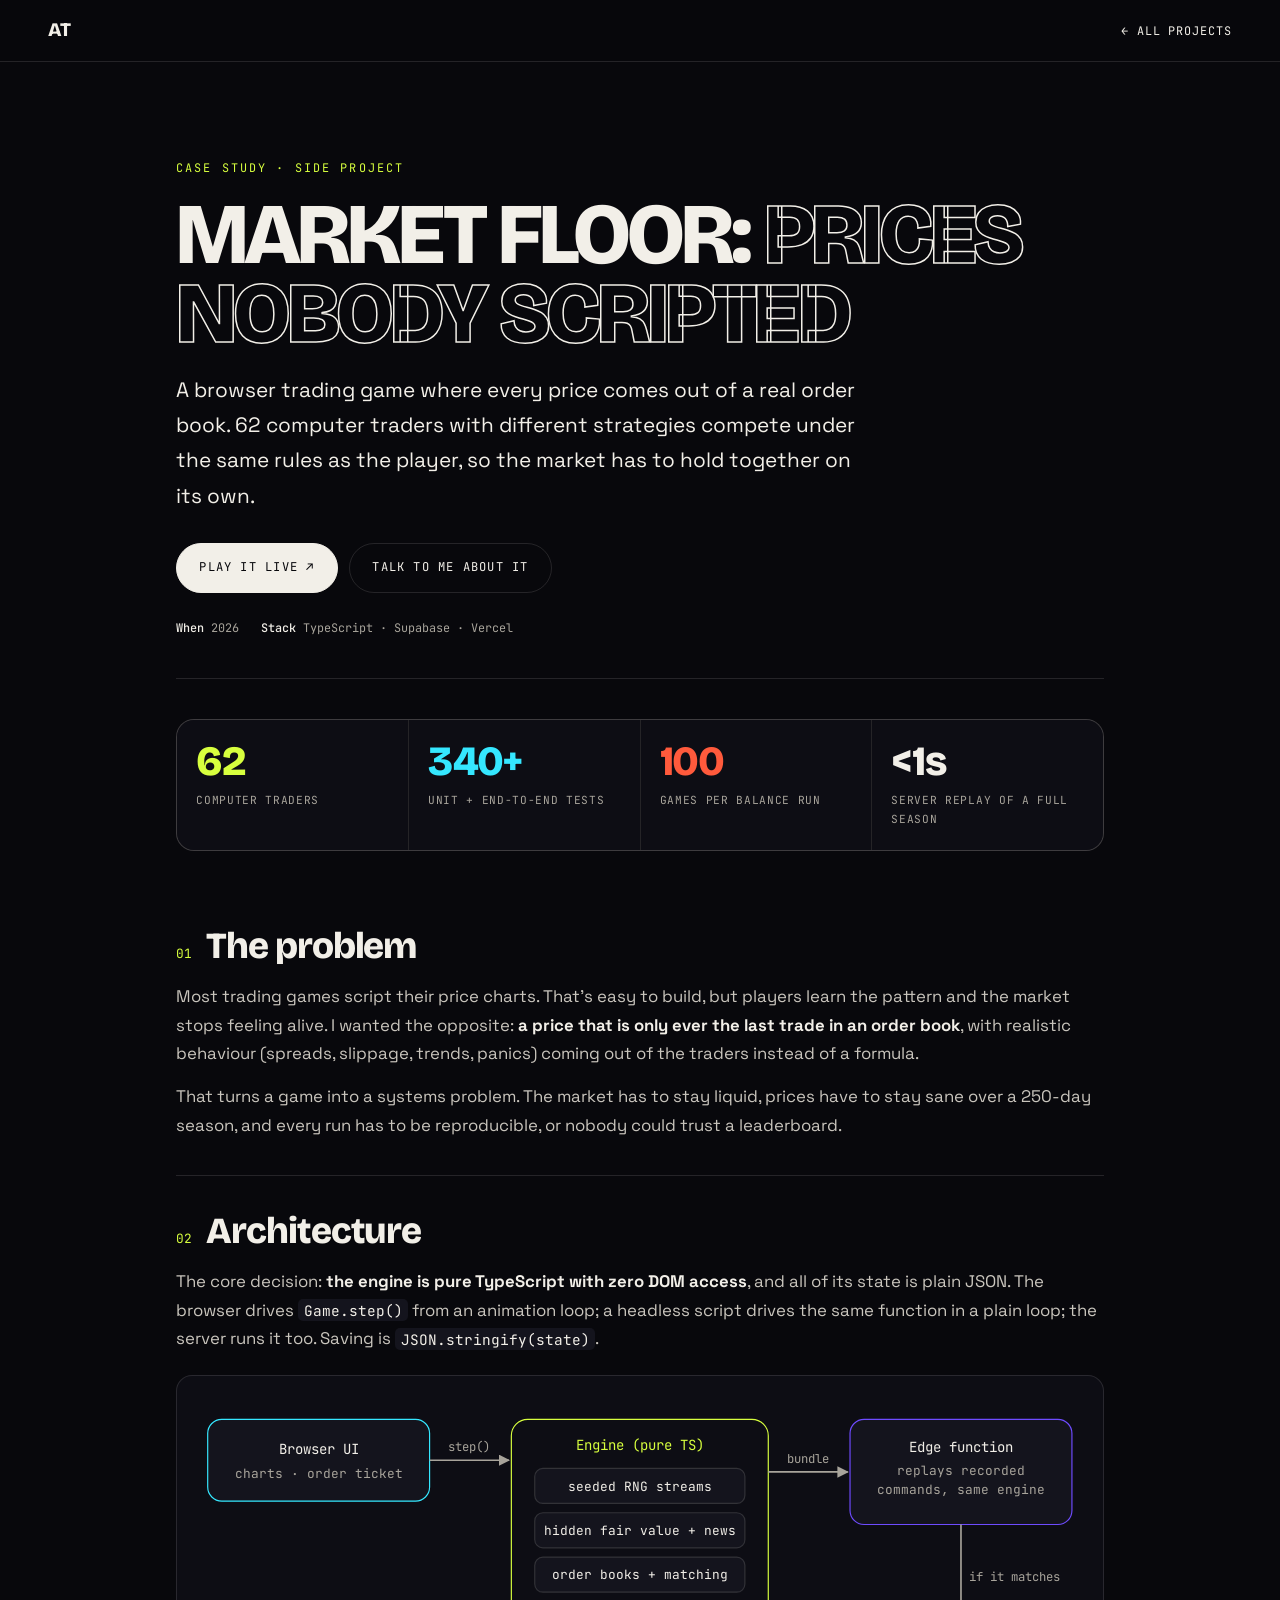
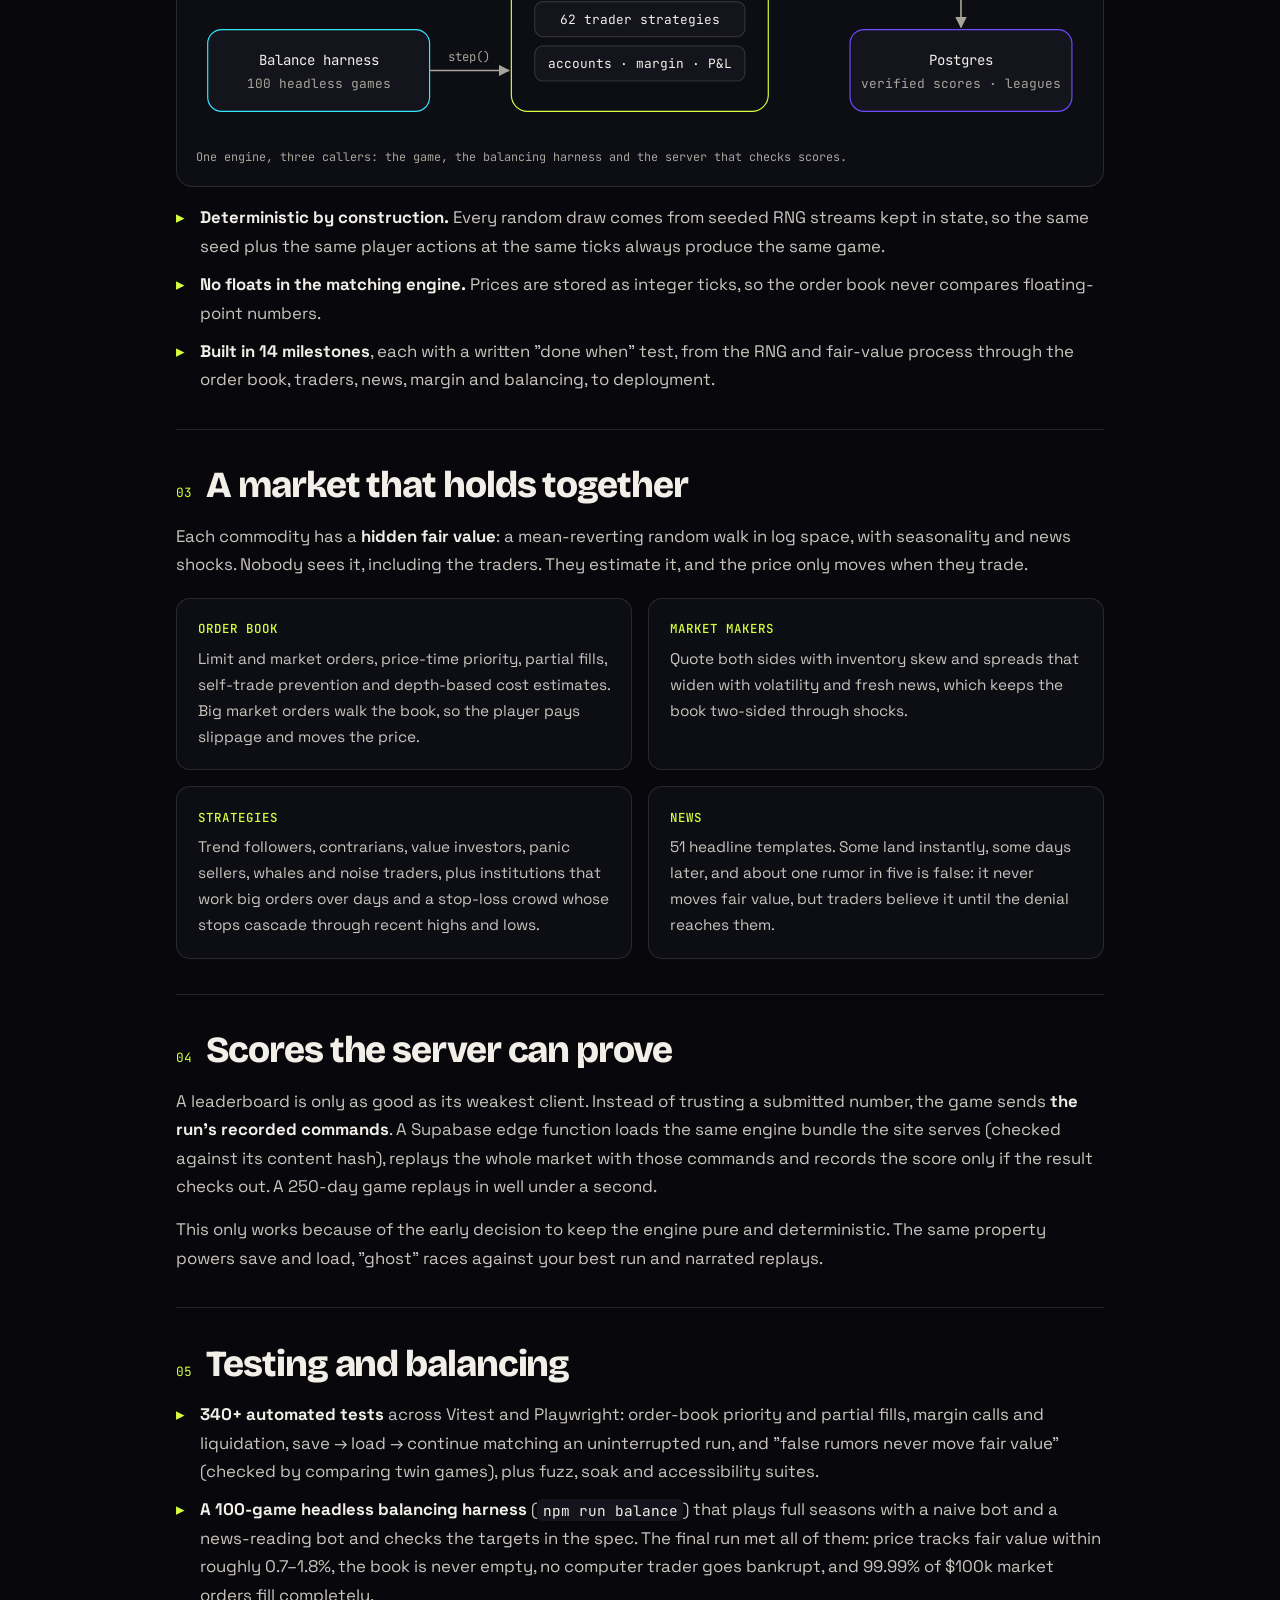
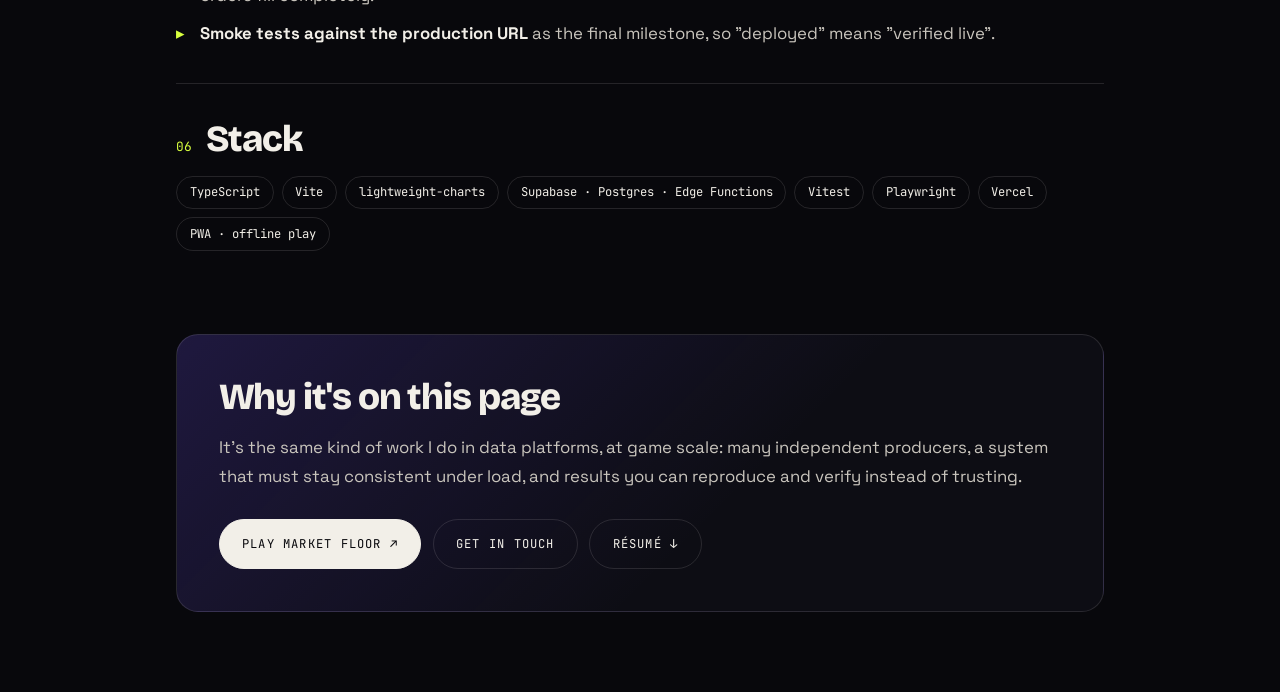
<file: market-floor.html>
<!DOCTYPE html>
<html lang="en">
<head>
<meta charset="utf-8" />
<meta name="viewport" content="width=device-width, initial-scale=1, viewport-fit=cover" />
<title>Market Floor case study — Amanuel Teferi</title>
<meta name="description" content="How Market Floor works: a deterministic TypeScript market engine with a real order book, 62 computer traders, a 100-game balancing harness and server-side replay that verifies every leaderboard score." />
<meta name="theme-color" content="#08080c" />
<link rel="canonical" href="https://www.mannyioi.dev/market-floor.html" />
<meta property="og:type" content="article" />
<meta property="og:title" content="Market Floor — a market where prices aren't scripted" />
<meta property="og:description" content="Case study by Amanuel Teferi: deterministic engine, real order book, 62 computer traders, server-verified scores." />
<meta property="og:url" content="https://www.mannyioi.dev/market-floor.html" />
<meta property="og:image" content="https://www.mannyioi.dev/assets/img/og.jpg" />
<meta name="twitter:card" content="summary_large_image" />
<link rel="icon" href="assets/img/favicon.svg" type="image/svg+xml" />
<link rel="apple-touch-icon" href="assets/img/apple-touch-icon.png" />

<link rel="preconnect" href="https://fonts.googleapis.com" />
<link rel="preconnect" href="https://fonts.gstatic.com" crossorigin />
<link rel="stylesheet" href="https://fonts.googleapis.com/css2?family=Bricolage+Grotesque:opsz,wdth,wght@12..96,75..100,700;12..96,75..100,800&family=JetBrains+Mono:wght@400;500&family=Space+Grotesk:wght@400;500;700&display=swap" media="print" onload="this.media='all'" />

<style>
  :root {
    --ink: #08080c; --ink-2: #0d0d14; --ink-3: #14141d; --bone: #f2efe8; --bone-dim: #a8a49b; --text: #c9c5bd;
    --line: rgba(242, 239, 232, 0.12); --acid: #d7ff3e; --violet: #6e4bff; --coral: #ff5a3c; --cyan: #35e7ff;
    --font-display: 'Bricolage Grotesque', 'Helvetica Neue', Arial, sans-serif;
    --font-body: 'Space Grotesk', 'Helvetica Neue', Arial, sans-serif;
    --font-mono: 'JetBrains Mono', ui-monospace, Menlo, monospace;
    --pad: clamp(1rem, 4vw, 3rem);
  }
  * { box-sizing: border-box; margin: 0; padding: 0; }
  body { background: var(--ink); color: var(--text); font: 1.05rem/1.7 var(--font-body); -webkit-font-smoothing: antialiased; }
  a { color: var(--acid); text-decoration: underline; text-decoration-color: rgba(215, 255, 62, 0.35); text-underline-offset: 3px; }
  a:hover, a:focus-visible { text-decoration-color: var(--acid); }
  :focus-visible { outline: 2px solid var(--acid); outline-offset: 3px; }

  .top {
    position: sticky; top: 0; z-index: 5; display: flex; justify-content: space-between; align-items: center; gap: 1rem;
    padding: 0.9rem var(--pad); background: rgba(8, 8, 12, 0.8); backdrop-filter: blur(10px); border-bottom: 1px solid var(--line);
  }
  .top a { font-family: var(--font-mono); font-size: 0.74rem; letter-spacing: 0.08em; text-transform: uppercase; color: var(--bone); text-decoration: none; }
  .top a:hover { color: var(--acid); }
  .top .logo { font-family: var(--font-display); font-size: 1.2rem; font-weight: 800; letter-spacing: -0.04em; text-transform: none; }

  main { max-width: 64rem; margin: 0 auto; padding: 0 var(--pad) 5rem; }
  .hero { padding: clamp(3rem, 9vw, 6rem) 0 2.5rem; border-bottom: 1px solid var(--line); }
  .kicker { font-family: var(--font-mono); font-size: 0.74rem; letter-spacing: 0.18em; text-transform: uppercase; color: var(--acid); }
  h1 {
    margin: 1rem 0 1.2rem; font-family: var(--font-display); font-weight: 800; color: var(--bone);
    font-size: clamp(2.6rem, 8vw, 5.4rem); line-height: 0.92; letter-spacing: -0.045em; text-transform: uppercase;
  }
  h1 span { color: transparent; -webkit-text-stroke: 1.5px var(--bone); }
  .lede { max-width: 44rem; font-size: clamp(1.1rem, 1.8vw, 1.3rem); color: var(--bone); }
  .actions { display: flex; flex-wrap: wrap; gap: 0.7rem; margin-top: 1.8rem; }
  .btn {
    display: inline-flex; align-items: center; gap: 0.5rem; padding: 0.85rem 1.4rem; border-radius: 99px;
    border: 1px solid var(--line); color: var(--bone); text-decoration: none;
    font-family: var(--font-mono); font-size: 0.76rem; letter-spacing: 0.1em; text-transform: uppercase;
  }
  .btn--primary { background: var(--bone); color: var(--ink); border-color: var(--bone); }
  .btn:hover, .btn:focus-visible { background: var(--acid); color: var(--ink); border-color: var(--acid); }
  .meta { display: flex; flex-wrap: wrap; gap: 0.4rem 1.4rem; margin-top: 1.6rem; font-family: var(--font-mono); font-size: 0.74rem; color: var(--bone-dim); }
  .meta b { color: var(--bone); font-weight: 500; }

  .stats { display: grid; grid-template-columns: repeat(4, 1fr); gap: 1px; margin: 2.5rem 0; background: var(--line); border: 1px solid var(--line); border-radius: 18px; overflow: hidden; }
  .stats div { padding: 1.3rem 1.2rem; background: var(--ink-2); }
  .stats b { display: block; font-family: var(--font-display); font-size: clamp(1.8rem, 4vw, 2.6rem); font-weight: 800; letter-spacing: -0.03em; color: var(--bone); line-height: 1; }
  .stats span { display: block; margin-top: 0.5rem; font-family: var(--font-mono); font-size: 0.7rem; letter-spacing: 0.06em; color: var(--bone-dim); text-transform: uppercase; }
  .stats div:nth-child(1) b { color: var(--acid); } .stats div:nth-child(2) b { color: var(--cyan); } .stats div:nth-child(3) b { color: var(--coral); }

  section { padding: 2.2rem 0; border-bottom: 1px solid var(--line); }
  section:last-of-type { border-bottom: 0; }
  h2 { display: flex; gap: 0.9rem; align-items: baseline; margin-bottom: 1rem; font-family: var(--font-display); font-weight: 800; color: var(--bone); font-size: clamp(1.6rem, 3.4vw, 2.3rem); letter-spacing: -0.03em; line-height: 1.1; }
  h2 i { font-style: normal; font-family: var(--font-mono); font-size: 0.8rem; font-weight: 400; color: var(--acid); letter-spacing: 0; }
  p + p { margin-top: 0.9rem; }
  strong { color: var(--bone); font-weight: 700; }
  ul.points { list-style: none; display: grid; gap: 0.6rem; margin-top: 1rem; }
  ul.points li { position: relative; padding-left: 1.5rem; }
  ul.points li::before { content: '▸'; position: absolute; left: 0; color: var(--acid); }
  code { font-family: var(--font-mono); font-size: 0.86em; color: var(--bone); background: var(--ink-3); padding: 0.1rem 0.35rem; border-radius: 5px; }
  .two { display: grid; grid-template-columns: 1fr 1fr; gap: 1rem; margin-top: 1.2rem; }
  .box { padding: 1.2rem 1.3rem; border: 1px solid var(--line); border-radius: 14px; background: var(--ink-2); }
  .box h3 { margin-bottom: 0.4rem; font-family: var(--font-mono); font-size: 0.78rem; font-weight: 500; letter-spacing: 0.08em; text-transform: uppercase; color: var(--acid); }
  .box p { font-size: 0.96rem; }

  figure { margin: 1.4rem 0 0.4rem; padding: 1.2rem; border: 1px solid var(--line); border-radius: 16px; background: var(--ink-2); overflow-x: auto; }
  figure svg { display: block; width: 100%; min-width: 640px; height: auto; }
  figcaption { margin-top: 0.8rem; font-family: var(--font-mono); font-size: 0.74rem; color: var(--bone-dim); }

  .stack { display: flex; flex-wrap: wrap; gap: 0.5rem; margin-top: 1rem; }
  .stack span { padding: 0.35rem 0.8rem; border: 1px solid var(--line); border-radius: 99px; font-family: var(--font-mono); font-size: 0.76rem; color: var(--bone); }

  .end { margin-top: 3rem; padding: clamp(1.6rem, 4vw, 2.6rem); border: 1px solid var(--line); border-radius: 22px; background: linear-gradient(135deg, rgba(110, 75, 255, 0.18), transparent 60%), var(--ink-2); }
  .end h2 { display: block; }

  @media (max-width: 760px) {
    .stats { grid-template-columns: 1fr 1fr; }
    .two { grid-template-columns: 1fr; }
  }
  @media print {
    body, .box, .stats div, figure, .end { background: #fff !important; color: #111 !important; }
    .top, .actions { display: none; }
    h1, h2, strong, .stats b, .lede { color: #111 !important; -webkit-text-stroke: 0 !important; }
  }
</style>
</head>
<body>

<header class="top">
  <a class="logo" href="./" aria-label="Amanuel Teferi — home">AT</a>
  <a href="./#projects">← All projects</a>
</header>

<main>
  <div class="hero">
    <p class="kicker">Case study · Side project</p>
    <h1>Market Floor: <span>prices nobody scripted</span></h1>
    <p class="lede">A browser trading game where every price comes out of a real order book. 62 computer traders with different strategies compete under the same rules as the player, so the market has to hold together on its own.</p>
    <div class="actions">
      <a class="btn btn--primary" href="https://market-floor.vercel.app" target="_blank" rel="noopener">Play it live ↗</a>
      <a class="btn" href="./#contact">Talk to me about it</a>
    </div>
    <p class="meta"><span><b>When</b> 2026</span><span><b>Stack</b> TypeScript · Supabase · Vercel</span></p>
  </div>

  <div class="stats" role="list">
    <div role="listitem"><b>62</b><span>Computer traders</span></div>
    <div role="listitem"><b>340+</b><span>Unit + end-to-end tests</span></div>
    <div role="listitem"><b>100</b><span>Games per balance run</span></div>
    <div role="listitem"><b>&lt;1s</b><span>Server replay of a full season</span></div>
  </div>

  <section>
    <h2><i>01</i>The problem</h2>
    <p>Most trading games script their price charts. That's easy to build, but players learn the pattern and the market stops feeling alive. I wanted the opposite: <strong>a price that is only ever the last trade in an order book</strong>, with realistic behaviour (spreads, slippage, trends, panics) coming out of the traders instead of a formula.</p>
    <p>That turns a game into a systems problem. The market has to stay liquid, prices have to stay sane over a 250-day season, and every run has to be reproducible, or nobody could trust a leaderboard.</p>
  </section>

  <section>
    <h2><i>02</i>Architecture</h2>
    <p>The core decision: <strong>the engine is pure TypeScript with zero DOM access</strong>, and all of its state is plain JSON. The browser drives <code>Game.step()</code> from an animation loop; a headless script drives the same function in a plain loop; the server runs it too. Saving is <code>JSON.stringify(state)</code>.</p>
    <figure tabindex="0" aria-label="Architecture diagram (scrolls sideways on small screens)">
      <svg viewBox="0 0 760 290" role="img" aria-labelledby="archTitle archDesc">
        <title id="archTitle">Market Floor architecture</title>
        <desc id="archDesc">The browser UI and a headless balance script both drive the same deterministic engine. Finished runs are sent as recorded commands to a Supabase edge function, which replays them with the same engine bundle before writing the score to Postgres.</desc>
        <defs>
          <marker id="a" viewBox="0 0 10 10" refX="9" refY="5" markerWidth="7" markerHeight="7" orient="auto-start-reverse"><path d="M0 0L10 5L0 10z" fill="#a8a49b"/></marker>
        </defs>
        <g font-family="JetBrains Mono, monospace" font-size="12" fill="#f2efe8">
          <rect x="10" y="20" width="190" height="70" rx="12" fill="#14141d" stroke="#35e7ff"/>
          <text x="105" y="50" text-anchor="middle">Browser UI</text>
          <text x="105" y="70" text-anchor="middle" fill="#a8a49b" font-size="11">charts · order ticket</text>
          <rect x="10" y="200" width="190" height="70" rx="12" fill="#14141d" stroke="#35e7ff"/>
          <text x="105" y="230" text-anchor="middle">Balance harness</text>
          <text x="105" y="250" text-anchor="middle" fill="#a8a49b" font-size="11">100 headless games</text>

          <rect x="270" y="20" width="220" height="250" rx="14" fill="#0d0d14" stroke="#d7ff3e"/>
          <text x="380" y="46" text-anchor="middle" fill="#d7ff3e">Engine (pure TS)</text>
          <g font-size="11">
            <rect x="290" y="62" width="180" height="30" rx="7" fill="#14141d" stroke="rgba(242,239,232,.15)"/><text x="380" y="81" text-anchor="middle">seeded RNG streams</text>
            <rect x="290" y="100" width="180" height="30" rx="7" fill="#14141d" stroke="rgba(242,239,232,.15)"/><text x="380" y="119" text-anchor="middle">hidden fair value + news</text>
            <rect x="290" y="138" width="180" height="30" rx="7" fill="#14141d" stroke="rgba(242,239,232,.15)"/><text x="380" y="157" text-anchor="middle">order books + matching</text>
            <rect x="290" y="176" width="180" height="30" rx="7" fill="#14141d" stroke="rgba(242,239,232,.15)"/><text x="380" y="195" text-anchor="middle">62 trader strategies</text>
            <rect x="290" y="214" width="180" height="30" rx="7" fill="#14141d" stroke="rgba(242,239,232,.15)"/><text x="380" y="233" text-anchor="middle">accounts · margin · P&amp;L</text>
          </g>

          <rect x="560" y="20" width="190" height="90" rx="12" fill="#14141d" stroke="#6e4bff"/>
          <text x="655" y="48" text-anchor="middle">Edge function</text>
          <text x="655" y="68" text-anchor="middle" fill="#a8a49b" font-size="11">replays recorded</text>
          <text x="655" y="84" text-anchor="middle" fill="#a8a49b" font-size="11">commands, same engine</text>
          <rect x="560" y="200" width="190" height="70" rx="12" fill="#14141d" stroke="#6e4bff"/>
          <text x="655" y="230" text-anchor="middle">Postgres</text>
          <text x="655" y="250" text-anchor="middle" fill="#a8a49b" font-size="11">verified scores · leagues</text>
        </g>
        <g stroke="#a8a49b" stroke-width="1.4" fill="none">
          <path d="M200 55H268" marker-end="url(#a)"/>
          <path d="M200 235H268" marker-end="url(#a)"/>
          <path d="M490 65H558" marker-end="url(#a)"/>
          <path d="M655 110V198" marker-end="url(#a)"/>
        </g>
        <g font-family="JetBrains Mono, monospace" font-size="10.5" fill="#a8a49b">
          <text x="234" y="47" text-anchor="middle">step()</text>
          <text x="234" y="227" text-anchor="middle">step()</text>
          <text x="524" y="57" text-anchor="middle">bundle</text>
          <text x="662" y="158">if it matches</text>
        </g>
      </svg>
      <figcaption>One engine, three callers: the game, the balancing harness and the server that checks scores.</figcaption>
    </figure>
    <ul class="points">
      <li><strong>Deterministic by construction.</strong> Every random draw comes from seeded RNG streams kept in state, so the same seed plus the same player actions at the same ticks always produce the same game.</li>
      <li><strong>No floats in the matching engine.</strong> Prices are stored as integer ticks, so the order book never compares floating-point numbers.</li>
      <li><strong>Built in 14 milestones</strong>, each with a written "done when" test, from the RNG and fair-value process through the order book, traders, news, margin and balancing, to deployment.</li>
    </ul>
  </section>

  <section>
    <h2><i>03</i>A market that holds together</h2>
    <p>Each commodity has a <strong>hidden fair value</strong>: a mean-reverting random walk in log space, with seasonality and news shocks. Nobody sees it, including the traders. They estimate it, and the price only moves when they trade.</p>
    <div class="two">
      <div class="box"><h3>Order book</h3><p>Limit and market orders, price-time priority, partial fills, self-trade prevention and depth-based cost estimates. Big market orders walk the book, so the player pays slippage and moves the price.</p></div>
      <div class="box"><h3>Market makers</h3><p>Quote both sides with inventory skew and spreads that widen with volatility and fresh news, which keeps the book two-sided through shocks.</p></div>
      <div class="box"><h3>Strategies</h3><p>Trend followers, contrarians, value investors, panic sellers, whales and noise traders, plus institutions that work big orders over days and a stop-loss crowd whose stops cascade through recent highs and lows.</p></div>
      <div class="box"><h3>News</h3><p>51 headline templates. Some land instantly, some days later, and about one rumor in five is false: it never moves fair value, but traders believe it until the denial reaches them.</p></div>
    </div>
  </section>

  <section>
    <h2><i>04</i>Scores the server can prove</h2>
    <p>A leaderboard is only as good as its weakest client. Instead of trusting a submitted number, the game sends <strong>the run's recorded commands</strong>. A Supabase edge function loads the same engine bundle the site serves (checked against its content hash), replays the whole market with those commands and records the score only if the result checks out. A 250-day game replays in well under a second.</p>
    <p>This only works because of the early decision to keep the engine pure and deterministic. The same property powers save and load, "ghost" races against your best run and narrated replays.</p>
  </section>

  <section>
    <h2><i>05</i>Testing and balancing</h2>
    <ul class="points">
      <li><strong>340+ automated tests</strong> across Vitest and Playwright: order-book priority and partial fills, margin calls and liquidation, save → load → continue matching an uninterrupted run, and "false rumors never move fair value" (checked by comparing twin games), plus fuzz, soak and accessibility suites.</li>
      <li><strong>A 100-game headless balancing harness</strong> (<code>npm run balance</code>) that plays full seasons with a naive bot and a news-reading bot and checks the targets in the spec. The final run met all of them: price tracks fair value within roughly 0.7–1.8%, the book is never empty, no computer trader goes bankrupt, and 99.99% of $100k market orders fill completely.</li>
      <li><strong>Smoke tests against the production URL</strong> as the final milestone, so "deployed" means "verified live".</li>
    </ul>
  </section>

  <section>
    <h2><i>06</i>Stack</h2>
    <div class="stack"><span>TypeScript</span><span>Vite</span><span>lightweight-charts</span><span>Supabase · Postgres · Edge Functions</span><span>Vitest</span><span>Playwright</span><span>Vercel</span><span>PWA · offline play</span></div>
  </section>

  <div class="end">
    <h2>Why it's on this page</h2>
    <p>It's the same kind of work I do in data platforms, at game scale: many independent producers, a system that must stay consistent under load, and results you can reproduce and verify instead of trusting.</p>
    <div class="actions">
      <a class="btn btn--primary" href="https://market-floor.vercel.app" target="_blank" rel="noopener">Play Market Floor ↗</a>
      <a class="btn" href="./#contact">Get in touch</a>
      <a class="btn" href="assets/Amanuel-Teferi-Resume.pdf" download>Résumé ↓</a>
    </div>
  </div>
</main>

</body>
</html>
</file>
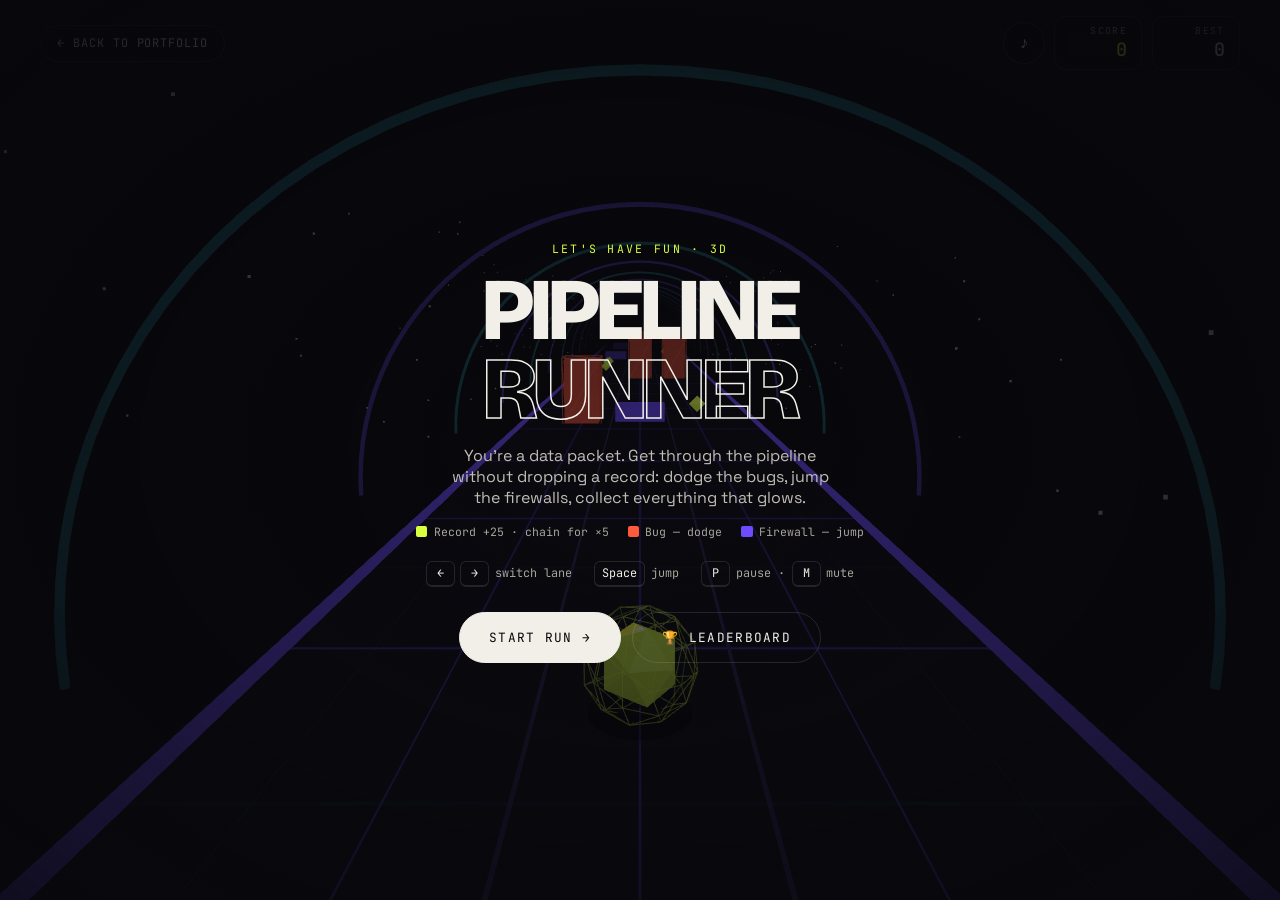
<file: play.html>
<!DOCTYPE html>
<html lang="en">
<head>
<meta charset="utf-8" />
<meta name="viewport" content="width=device-width, initial-scale=1, viewport-fit=cover" />
<title>Pipeline Runner — Amanuel Teferi</title>
<meta name="description" content="A small 3D game by Amanuel Teferi: steer a data packet down the pipeline, dodge bugs and firewalls, collect records." />
<meta name="theme-color" content="#08080c" />
<link rel="canonical" href="https://www.mannyioi.dev/play.html" />
<meta property="og:type" content="website" />
<meta property="og:title" content="Pipeline Runner — a 3D game by Amanuel Teferi" />
<meta property="og:description" content="Steer a data packet down the pipeline. Dodge bugs, jump firewalls, collect records." />
<meta property="og:url" content="https://www.mannyioi.dev/play.html" />
<meta property="og:image" content="https://www.mannyioi.dev/assets/img/og-game.jpg" />
<meta property="og:image:width" content="1200" />
<meta property="og:image:height" content="630" />
<meta name="twitter:card" content="summary_large_image" />
<meta name="twitter:site" content="@manny_teferi" />
<meta name="twitter:title" content="Pipeline Runner — a 3D game by Amanuel Teferi" />
<meta name="twitter:image" content="https://www.mannyioi.dev/assets/img/og-game.jpg" />
<script type="application/ld+json">
{
  "@context": "https://schema.org",
  "@type": "VideoGame",
  "name": "Pipeline Runner",
  "description": "A 3D endless runner in the browser: steer a data packet down a neon pipeline, dodge bugs, jump firewalls and chain records.",
  "url": "https://www.mannyioi.dev/play.html",
  "image": "https://www.mannyioi.dev/assets/img/og-game.jpg",
  "genre": "Endless runner",
  "gamePlatform": "Web browser",
  "playMode": "SinglePlayer",
  "author": { "@type": "Person", "name": "Amanuel Teferi", "url": "https://www.mannyioi.dev/" }
}
</script>
<link rel="icon" href="assets/img/favicon.svg" type="image/svg+xml" />
<link rel="apple-touch-icon" href="assets/img/apple-touch-icon.png" />

<link rel="preconnect" href="https://fonts.googleapis.com" />
<link rel="preconnect" href="https://fonts.gstatic.com" crossorigin />
<link rel="stylesheet" href="https://fonts.googleapis.com/css2?family=Bricolage+Grotesque:opsz,wdth,wght@12..96,75..100,800&family=JetBrains+Mono:wght@400;500&family=Space+Grotesk:wght@400;500;700&display=swap" media="print" onload="this.media='all'" />

<style>
  :root {
    --ink: #08080c; --ink-2: #0d0d14; --bone: #f2efe8; --bone-dim: #a8a49b;
    --line: rgba(242, 239, 232, 0.12); --acid: #d7ff3e; --violet: #6e4bff; --coral: #ff5a3c; --cyan: #35e7ff;
    --font-display: 'Bricolage Grotesque', 'Helvetica Neue', Impact, sans-serif;
    --font-body: 'Space Grotesk', 'Helvetica Neue', Arial, sans-serif;
    --font-mono: 'JetBrains Mono', ui-monospace, Menlo, monospace;
    --ease: cubic-bezier(0.22, 1, 0.36, 1);
  }
  * { box-sizing: border-box; margin: 0; padding: 0; }
  html, body { height: 100%; }
  body {
    background: var(--ink); color: var(--bone); font-family: var(--font-body);
    overflow: hidden; overscroll-behavior: none; touch-action: none;
    -webkit-user-select: none; user-select: none; -webkit-tap-highlight-color: transparent;
  }
  a { color: inherit; text-decoration: none; }
  #stage { position: fixed; inset: 0; display: block; width: 100%; height: 100%; }

  .top {
    position: fixed; top: 0; left: 0; right: 0; z-index: 3;
    display: flex; justify-content: space-between; align-items: center; gap: 1rem;
    padding: max(1rem, env(safe-area-inset-top)) clamp(1rem, 4vw, 2.5rem) 1rem;
    pointer-events: none;
  }
  .top > * { pointer-events: auto; }
  .back {
    display: inline-flex; align-items: center; gap: 0.5rem;
    font-family: var(--font-mono); font-size: 0.74rem; letter-spacing: 0.08em; text-transform: uppercase;
    padding: 0.6rem 1rem; border: 1px solid var(--line); border-radius: 99px; background: rgba(8, 8, 12, 0.6);
    backdrop-filter: blur(8px); transition: border-color 0.3s var(--ease), color 0.3s var(--ease);
  }
  .back:hover, .back:focus-visible { border-color: var(--acid); color: var(--acid); }
  .hud { display: flex; gap: 0.6rem; font-family: var(--font-mono); }
  .hud__cell {
    min-width: 5.5rem; padding: 0.45rem 0.9rem; border: 1px solid var(--line); border-radius: 12px;
    background: rgba(8, 8, 12, 0.6); backdrop-filter: blur(8px); text-align: right;
  }
  .hud__cell small { display: block; font-size: 0.6rem; letter-spacing: 0.14em; color: var(--bone-dim); }
  .hud__cell b { font-size: 1.15rem; font-weight: 500; font-variant-numeric: tabular-nums; }
  #score { color: var(--acid); }
  .hud__cell { position: relative; }
  .combo {
    position: absolute; left: -0.5rem; bottom: -0.55rem; padding: 0.1rem 0.45rem; border-radius: 6px;
    background: var(--acid); color: var(--ink); font-style: normal; font-size: 0.7rem; font-weight: 500;
  }
  .combo.pop { animation: pop 0.3s var(--ease); }
  @keyframes pop { 50% { transform: scale(1.35); } }
  .hud__mute {
    align-self: center; width: 2.6rem; height: 2.6rem; border-radius: 50%; border: 1px solid var(--line);
    background: rgba(8, 8, 12, 0.6); color: var(--bone); font-size: 1rem; cursor: pointer; backdrop-filter: blur(8px);
  }
  .hud__mute[aria-pressed="true"] { color: var(--bone-dim); text-decoration: line-through; }
  .hud__mute:hover, .hud__mute:focus-visible { border-color: var(--acid); }
  .hud__pause { display: none; font-size: 0.7rem; letter-spacing: -0.1em; }
  body.is-running .hud__pause { display: block; }
  .toast {
    position: fixed; left: 50%; top: 22%; z-index: 3; transform: translate(-50%, 10px); opacity: 0; pointer-events: none;
    font-family: var(--font-display); font-weight: 800; font-size: clamp(1.6rem, 6vw, 3rem); letter-spacing: -0.03em;
    text-transform: uppercase; color: var(--acid); text-shadow: 0 0 30px rgba(215, 255, 62, 0.45); white-space: nowrap;
    transition: opacity 0.3s ease, transform 0.5s var(--ease);
  }
  .toast.is-on { opacity: 1; transform: translate(-50%, 0); }
  .hint {
    position: fixed; left: 50%; bottom: 18%; z-index: 3; transform: translateX(-50%); opacity: 0; pointer-events: none;
    padding: 0.7rem 1.1rem; border: 1px solid var(--line); border-radius: 99px; background: rgba(8, 8, 12, 0.7);
    backdrop-filter: blur(8px); font-family: var(--font-mono); font-size: 0.78rem; color: var(--bone); white-space: nowrap;
    transition: opacity 0.4s ease;
  }
  .hint.is-on { opacity: 1; animation: bob 1.6s ease-in-out infinite; }
  @keyframes bob { 50% { transform: translate(-50%, -6px); } }
  .hint kbd { padding: 0.1rem 0.4rem; border: 1px solid var(--line); border-radius: 5px; font-family: inherit; }
  .hint__touch { display: none; }
  body.is-touch .hint__keys { display: none; }
  body.is-touch .hint__touch { display: inline; }
  body.is-touch .hint { bottom: 20%; }
  .toast small { display: block; font-family: var(--font-mono); font-size: 0.72rem; font-weight: 400; letter-spacing: 0.18em; color: var(--bone); text-align: center; }

  .overlay {
    position: fixed; inset: 0; z-index: 4; display: grid; place-items: center; padding: 1.25rem;
    background: radial-gradient(ellipse at center, rgba(8, 8, 12, 0.55), rgba(8, 8, 12, 0.92));
    transition: opacity 0.35s ease, visibility 0.35s;
  }
  .overlay[hidden] { display: grid; opacity: 0; visibility: hidden; pointer-events: none; }
  .panel { width: min(100%, 34rem); text-align: center; }
  .kicker { font-family: var(--font-mono); font-size: 0.72rem; letter-spacing: 0.2em; color: var(--acid); text-transform: uppercase; }
  .panel h1, .panel h2 {
    margin: 0.8rem 0 1rem; font-family: var(--font-display); font-weight: 800; text-transform: uppercase;
    font-size: clamp(2.6rem, 11vw, 5.5rem); line-height: 0.9; letter-spacing: -0.045em;
  }
  .panel h1 span { color: transparent; -webkit-text-stroke: 1.5px var(--bone); }
  .panel p { color: #c2beb6; max-width: 40ch; margin: 0 auto; }
  .keys {
    display: grid; grid-template-columns: repeat(3, auto); justify-content: center; gap: 0.5rem 1.4rem;
    margin: 1.4rem auto 0; font-family: var(--font-mono); font-size: 0.74rem; color: var(--bone-dim);
  }
  .keys kbd {
    display: inline-block; min-width: 1.8rem; padding: 0.2rem 0.45rem; margin-right: 0.35rem;
    border: 1px solid var(--line); border-bottom-width: 2px; border-radius: 6px; color: var(--bone); font-family: inherit;
  }
  .legend { display: flex; justify-content: center; flex-wrap: wrap; gap: 0.5rem 1.2rem; margin-top: 1rem; font-family: var(--font-mono); font-size: 0.72rem; color: var(--bone-dim); }
  .legend i { display: inline-block; width: 0.7rem; height: 0.7rem; margin-right: 0.4rem; border-radius: 2px; vertical-align: -1px; }
  .btn {
    display: inline-flex; align-items: center; justify-content: center; gap: 0.6rem; margin-top: 1.6rem;
    padding: 1rem 1.8rem; border-radius: 99px; border: 1px solid var(--bone); background: var(--bone); color: var(--ink);
    font-family: var(--font-mono); font-size: 0.8rem; letter-spacing: 0.1em; text-transform: uppercase; cursor: pointer;
    transition: background 0.3s var(--ease), border-color 0.3s var(--ease), transform 0.3s var(--ease);
  }
  .btn:hover, .btn:focus-visible { background: var(--acid); border-color: var(--acid); transform: translateY(-2px); }
  .btn--ghost { background: transparent; color: var(--bone); border-color: var(--line); }
  .btn--ghost:hover, .btn--ghost:focus-visible { color: var(--ink); }
  .row { display: flex; flex-wrap: wrap; justify-content: center; gap: 0 0.7rem; }
  .final { display: flex; justify-content: center; gap: 2.5rem; margin: 0.4rem 0 0.2rem; font-family: var(--font-mono); }
  .final small { display: block; font-size: 0.64rem; letter-spacing: 0.16em; color: var(--bone-dim); }
  .final b { font-family: var(--font-display); font-size: clamp(2.2rem, 8vw, 3.4rem); font-weight: 800; letter-spacing: -0.03em; }
  .final .hi b { color: var(--acid); }
  .new-best { margin-top: 0.4rem; font-family: var(--font-mono); font-size: 0.72rem; letter-spacing: 0.14em; color: var(--acid); text-transform: uppercase; }
  .quip { margin-top: 1rem; font-size: 0.95rem; }
  .submit { margin: 1.1rem auto 0; max-width: 26rem; text-align: left; }
  .submit[hidden] { display: none; }
  .submit label { display: block; margin-bottom: 0.45rem; font-family: var(--font-mono); font-size: 0.7rem; letter-spacing: 0.1em; text-transform: uppercase; color: var(--bone-dim); }
  .submit__row { display: flex; gap: 0.5rem; }
  .submit input {
    flex: 1; min-width: 0; padding: 0.8rem 1rem; border: 1px solid var(--line); border-radius: 99px; background: rgba(13, 13, 20, 0.85);
    color: var(--bone); font: 500 1rem var(--font-body); -webkit-user-select: text; user-select: text;
  }
  .submit input:focus { outline: none; border-color: var(--acid); }
  .submit .btn { margin-top: 0; padding: 0.8rem 1.2rem; }
  .submit .btn:disabled { opacity: 0.5; cursor: default; transform: none; }
  .submit__status { min-height: 1.3em; margin-top: 0.45rem; font-size: 0.85rem; color: var(--bone-dim); }
  .submit__status.is-ok { color: var(--acid); }
  .submit__status.is-bad { color: var(--coral); }
  .panel--board { width: min(100%, 28rem); }
  .overlay--scroll { overflow-y: auto; align-items: start; }
  .overlay--scroll .panel { margin-block: auto; padding-block: 4.5rem 2rem; }
  .panel--over { width: min(100%, 62rem); display: grid; grid-template-columns: minmax(0, 1fr) minmax(0, 23rem); gap: 2.5rem; align-items: center; }
  .over__board { text-align: left; }
  .over__board h3 { margin-bottom: 0.8rem; font-family: var(--font-mono); font-size: 0.78rem; font-weight: 500; letter-spacing: 0.16em; text-transform: uppercase; color: var(--acid); }
  .lb--mini li { padding: 0.5rem 0.9rem; font-size: 0.95rem; }
  .lb li.is-pending { background: rgba(215, 255, 62, 0.06); outline: 1px dashed rgba(215, 255, 62, 0.55); outline-offset: -1px; }
  .lb li.is-gap { display: block; padding: 0.2rem 1rem; text-align: center; color: var(--bone-dim); font-family: var(--font-mono); font-size: 0.8rem; letter-spacing: 0.3em; }
  @media (max-width: 820px) {
    /* phones: flatten the two columns so the board sits right under the score, above the fold */
    .panel--over { grid-template-columns: 1fr; gap: 0; width: min(100%, 30rem); padding-top: 4rem; }
    .over__main { display: contents; }
    .panel--over > * , .over__main > * { order: 5; }
    .over__main > .kicker { order: 1; } .over__main > h2 { order: 2; } .over__main > .final { order: 3; } .over__main > .new-best { order: 4; }
    .over__board { order: 4; margin: 1rem 0 0.4rem; }
    .panel--over h2 { margin: 0.5rem 0 0.6rem; font-size: clamp(2.2rem, 10vw, 3.4rem); }
    .lb--mini li { padding: 0.42rem 0.8rem; font-size: 0.9rem; }
    .over__board h3 { margin-bottom: 0.5rem; }
  }
  .panel--share { width: min(100%, 44rem); max-height: 100%; overflow-y: auto; }
  .panel--share h2 { font-size: clamp(2rem, 7vw, 3.2rem); margin-bottom: 1rem; }
  .card-preview { display: block; width: 100%; height: auto; border: 1px solid var(--line); border-radius: 14px; background: var(--ink-2); }
  .row--share { gap: 0.5rem; }
  .row--share .btn { margin-top: 1rem; padding: 0.8rem 1.2rem; font-size: 0.72rem; }
  #closeShare { margin-top: 0.6rem; }
  .challenge {
    display: inline-block; margin-bottom: 1rem; padding: 0.55rem 1rem; border: 1px solid rgba(215, 255, 62, 0.5); border-radius: 99px;
    background: rgba(215, 255, 62, 0.1); font-family: var(--font-mono); font-size: 0.8rem; color: var(--acid);
  }
  .challenge[hidden] { display: none; }
  .panel--board h2 { font-size: clamp(2.2rem, 9vw, 3.6rem); margin-bottom: 1.2rem; }
  .lb { list-style: none; text-align: left; border: 1px solid var(--line); border-radius: 16px; overflow: hidden; background: rgba(13, 13, 20, 0.8); }
  .lb li { display: grid; grid-template-columns: 2.4rem 1fr auto; align-items: center; gap: 0.6rem; padding: 0.62rem 1rem; border-top: 1px solid var(--line); }
  .lb li:first-child { border-top: 0; }
  .lb__rank { font-family: var(--font-mono); font-size: 0.78rem; color: var(--bone-dim); }
  .lb li:nth-child(1) .lb__rank { color: var(--acid); }
  .lb__name { overflow: hidden; text-overflow: ellipsis; white-space: nowrap; color: var(--bone); }
  .lb__name i { padding: 0.05rem 0.4rem; border: 1px solid var(--line); border-radius: 5px; font-family: var(--font-mono); font-size: 0.6rem; font-style: normal; letter-spacing: 0.1em; color: var(--bone-dim); vertical-align: 2px; }
  .lb__score { font-family: var(--font-mono); font-variant-numeric: tabular-nums; color: var(--bone); }
  .lb li.is-bot .lb__name, .lb li.is-bot .lb__score { color: var(--bone-dim); }
  .lb li.is-you { background: rgba(215, 255, 62, 0.1); }
  .lb li.is-you .lb__name::after { content: '  ← you'; font-family: var(--font-mono); font-size: 0.7rem; color: var(--acid); }
  .lb li.is-you.is-pending .lb__name::after { content: none; }
  .lb__note { margin-top: 0.8rem; font-family: var(--font-mono); font-size: 0.72rem; color: var(--bone-dim); }
  .quip a { color: var(--acid); border-bottom: 1px solid rgba(215, 255, 62, 0.4); }

  .touch {
    position: fixed; left: 0; right: 0; bottom: 0; z-index: 3; display: none;
    justify-content: space-between; align-items: center;
    padding: 1rem clamp(1rem, 5vw, 2rem) max(1.2rem, env(safe-area-inset-bottom));
  }
  .touch button {
    width: 4.2rem; height: 4.2rem; border-radius: 50%; border: 1px solid var(--line);
    background: rgba(13, 13, 20, 0.7); color: var(--bone); font-size: 1.4rem; backdrop-filter: blur(8px);
  }
  .touch button:active { background: var(--acid); color: var(--ink); }
  .touch .jump { width: 5rem; height: 5rem; font-family: var(--font-mono); font-size: 0.7rem; letter-spacing: 0.12em; }
  body.is-touch .touch { display: flex; }
  body.is-touch .keys { display: none; }
  .touch-hint { display: none; margin-top: 1.2rem; font-family: var(--font-mono); font-size: 0.74rem; color: var(--bone-dim); }
  body.is-touch .touch-hint { display: block; }

  .flash { position: fixed; inset: 0; z-index: 2; pointer-events: none; background: var(--coral); opacity: 0; transition: opacity 0.5s ease; }
  .flash.is-on { opacity: 0.35; transition: none; }
  .fallback { position: fixed; inset: 0; display: grid; place-items: center; padding: 2rem; text-align: center; }

  @media (max-width: 560px) {
    .hud__cell { min-width: 4.4rem; padding: 0.35rem 0.6rem; }
    .hud__cell b { font-size: 1rem; }
    .back span { display: none; }
  }
  @media (prefers-reduced-motion: reduce) { .btn, .overlay { transition: none; } }
</style>
</head>
<body>

<main>
<canvas id="stage" aria-label="Pipeline Runner game" role="img"></canvas>
<div class="flash" id="flash" aria-hidden="true"></div>
<div class="toast" id="toast" role="status" aria-live="polite"></div>
<div class="hint" id="hint" aria-hidden="true">
  <span class="hint__keys"><kbd>←</kbd><kbd>→</kbd> switch lanes &nbsp;·&nbsp; <kbd>Space</kbd> jump</span>
  <span class="hint__touch">Swipe ← → to switch lanes · tap to jump</span>
</div>

<header class="top">
  <a class="back" href="./" aria-label="Back to portfolio"><b aria-hidden="true">←</b> <span>Back to portfolio</span></a>
  <div class="hud" aria-live="off">
    <button class="hud__mute hud__pause" id="pauseBtn" type="button" aria-label="Pause"><span aria-hidden="true">❚❚</span></button>
    <button class="hud__mute" id="muteBtn" type="button" aria-pressed="false" aria-label="Mute sound"><span aria-hidden="true">♪</span></button>
    <div class="hud__cell"><small>SCORE</small><b id="score">0</b><i class="combo" id="combo" hidden>×2</i></div>
    <div class="hud__cell"><small>BEST</small><b id="best">0</b></div>
  </div>
</header>

<div class="overlay" id="startScreen">
  <div class="panel">
    <p class="challenge" id="challenge" hidden></p>
    <span class="kicker">Let's have fun · 3D</span>
    <h1>Pipeline <span>Runner</span></h1>
    <p>You're a data packet. Get through the pipeline without dropping a record: dodge the bugs, jump the firewalls, collect everything that glows.</p>
    <div class="legend">
      <span><i style="background:#d7ff3e"></i>Record +25 · chain for ×5</span>
      <span><i style="background:#ff5a3c"></i>Bug — dodge</span>
      <span><i style="background:#6e4bff"></i>Firewall — jump</span>
    </div>
    <div class="keys">
      <span><kbd>←</kbd><kbd>→</kbd>switch lane</span>
      <span><kbd>Space</kbd>jump</span>
      <span><kbd>P</kbd>pause · <kbd>M</kbd>mute</span>
    </div>
    <p class="touch-hint">Swipe or use the buttons to switch lanes and jump.</p>
    <div class="row">
      <button class="btn" id="startBtn" type="button">Start run <span aria-hidden="true">→</span></button>
      <button class="btn btn--ghost" data-open-board type="button">🏆 Leaderboard</button>
    </div>
  </div>
</div>

<div class="overlay" id="pauseScreen" hidden>
  <div class="panel">
    <span class="kicker">Paused</span>
    <h2>Taking a breather</h2>
    <button class="btn" id="resumeBtn" type="button">Resume <span aria-hidden="true">→</span></button>
  </div>
</div>

<div class="overlay overlay--scroll" id="overScreen" hidden>
  <div class="panel panel--over">
   <div class="over__main">
    <span class="kicker" id="overKicker">Packet dropped</span>
    <h2>Run over</h2>
    <div class="final">
      <div><small>SCORE</small><b id="finalScore">0</b></div>
      <div class="hi"><small>BEST</small><b id="finalBest">0</b></div>
    </div>
    <p class="new-best" id="newBest" hidden>New personal best</p>
    <form class="submit" id="submitForm" novalidate>
      <label for="playerName">Put your run on the global leaderboard</label>
      <div class="submit__row">
        <input id="playerName" name="name" type="text" maxlength="16" autocomplete="nickname" placeholder="Your name or initials" required />
        <button class="btn" type="submit" id="submitBtn">Submit</button>
      </div>
      <p class="submit__status" id="submitStatus" role="status" aria-live="polite"></p>
    </form>
    <p class="quip" id="quip"></p>
    <div class="row">
      <button class="btn" id="againBtn" type="button">Run it again <span aria-hidden="true">↻</span></button>
      <button class="btn btn--ghost" id="shareBtn" type="button">Share score</button>
      <a class="btn btn--ghost" href="./#contact">Hire the dev</a>
    </div>
   </div>
   <aside class="over__board" aria-labelledby="overBoardTitle">
    <h3 id="overBoardTitle">🏆 Top runners</h3>
    <ol class="lb lb--mini" id="overBoard" aria-live="polite"></ol>
    <p class="lb__note" id="overBoardNote">Loading the leaderboard…</p>
   </aside>
  </div>
</div>

<div class="overlay" id="shareScreen" hidden>
  <div class="panel panel--share" role="dialog" aria-modal="true" aria-labelledby="shareTitle">
    <span class="kicker">Brag a little</span>
    <h2 id="shareTitle">Share your run</h2>
    <img class="card-preview" id="cardPreview" alt="" width="1200" height="630" />
    <div class="row row--share">
      <button class="btn" id="nativeShare" type="button" hidden>Share…</button>
      <a class="btn" id="downloadCard" download="pipeline-runner-score.png" href="#">Download image</a>
      <button class="btn btn--ghost" id="copyLink" type="button">Copy challenge link</button>
      <a class="btn btn--ghost" id="shareX" target="_blank" rel="noopener" href="#">Post on X</a>
      <a class="btn btn--ghost" id="shareIn" target="_blank" rel="noopener" href="#">LinkedIn</a>
    </div>
    <p class="lb__note" id="shareNote">The link opens the game with your score as the one to beat.</p>
    <button class="btn btn--ghost" id="closeShare" type="button">Back</button>
  </div>
</div>

<div class="overlay" id="boardScreen" hidden>
  <div class="panel panel--board" role="dialog" aria-modal="true" aria-labelledby="boardTitle">
    <span class="kicker">Global leaderboard</span>
    <h2 id="boardTitle">Top runners</h2>
    <ol class="lb" id="boardList" aria-live="polite"></ol>
    <p class="lb__note" id="boardNote"></p>
    <button class="btn" id="closeBoard" type="button">Back</button>
  </div>
</div>

</main>

<div class="touch" aria-hidden="true">
  <button type="button" data-act="left" tabindex="-1">←</button>
  <button type="button" data-act="jump" class="jump" tabindex="-1">JUMP</button>
  <button type="button" data-act="right" tabindex="-1">→</button>
</div>

<noscript><div class="fallback"><p>The game needs JavaScript. <a href="./">Back to the portfolio →</a></p></div></noscript>

<script type="module" src="assets/js/game.js"></script>
</body>
</html>
</file>
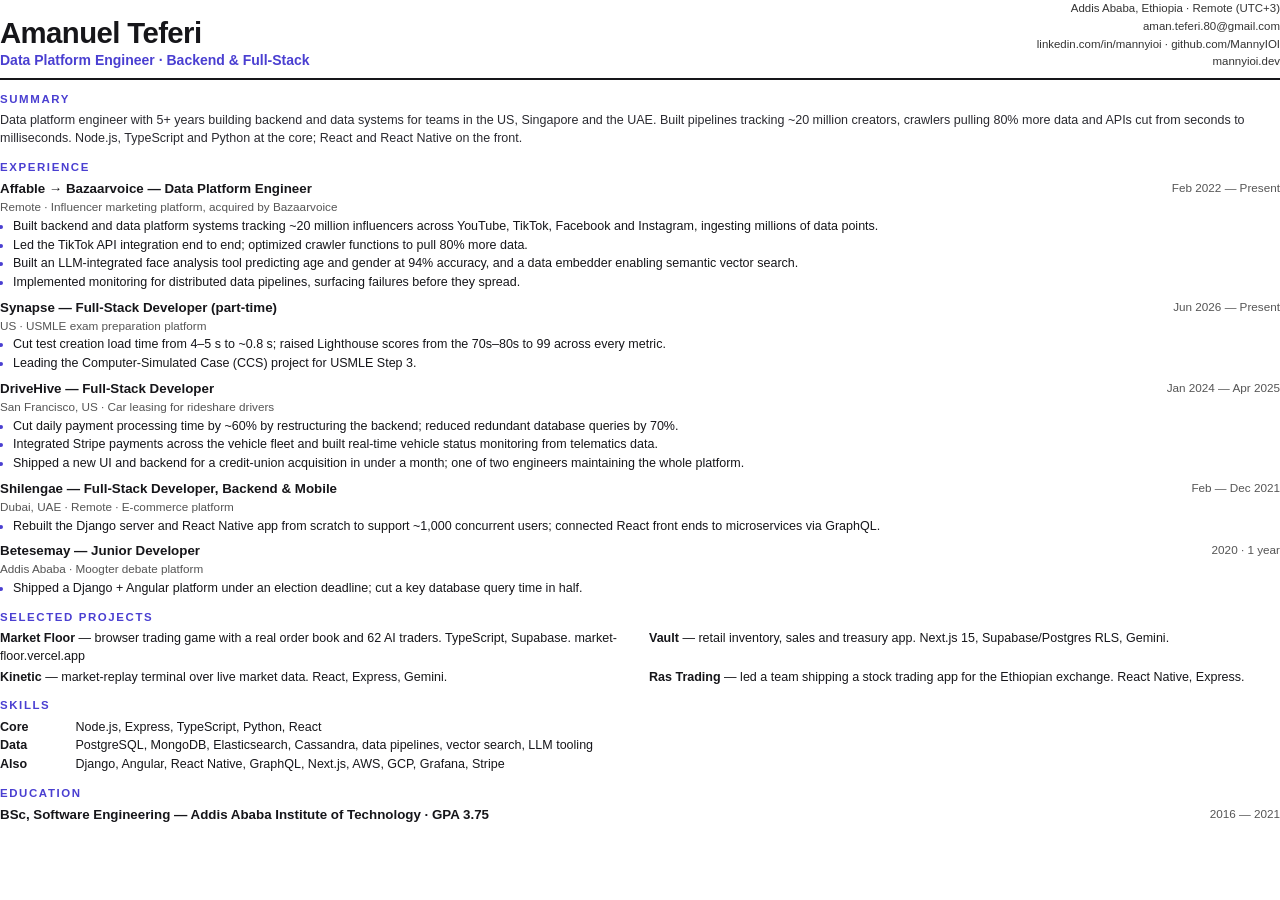
<file: tools/resume.html>
<!doctype html>
<!--
  Source for assets/Amanuel-Teferi-Resume.pdf.
  Regenerate with: node tools/build-resume.js   (needs Playwright + Chromium)
-->
<html lang="en">
<head>
<meta charset="utf-8" />
<title>Amanuel Teferi — Résumé</title>
<style>
  @page { size: A4; margin: 13mm 14mm; }
  * { box-sizing: border-box; margin: 0; padding: 0; }
  body { font: 9.4pt/1.42 "Helvetica Neue", Helvetica, Arial, sans-serif; color: #16161a; }
  a { color: inherit; text-decoration: none; }
  header { display: flex; justify-content: space-between; align-items: flex-end; border-bottom: 2px solid #16161a; padding-bottom: 7px; }
  h1 { font-size: 22pt; letter-spacing: -0.02em; line-height: 1; }
  .title { font-size: 10.5pt; font-weight: 600; color: #4a3fd1; margin-top: 4px; }
  .contact { text-align: right; font-size: 8.6pt; line-height: 1.55; color: #333; }
  h2 { font-size: 8.6pt; letter-spacing: 0.14em; text-transform: uppercase; color: #4a3fd1; margin: 11px 0 5px; }
  .summary { color: #2a2a30; }
  .role { margin-bottom: 7px; break-inside: avoid; }
  .role__head { display: flex; justify-content: space-between; gap: 12px; }
  .role__head b { font-size: 10pt; }
  .role__head span { color: #555; white-space: nowrap; font-size: 8.8pt; }
  .role__sub { color: #555; font-size: 8.8pt; margin-bottom: 2px; }
  ul { padding-left: 13px; }
  li { margin: 1px 0; }
  li::marker { color: #4a3fd1; }
  .grid { display: grid; grid-template-columns: 1fr 1fr; gap: 3px 18px; }
  .proj b { font-size: 9.4pt; }
  .skills p { margin: 1px 0; }
  .skills b { display: inline-block; min-width: 72px; }
</style>
</head>
<body>
<header>
  <div>
    <h1>Amanuel Teferi</h1>
    <p class="title">Data Platform Engineer · Backend &amp; Full-Stack</p>
  </div>
  <div class="contact">
    Addis Ababa, Ethiopia · Remote (UTC+3)<br />
    <a href="mailto:aman.teferi.80@gmail.com">aman.teferi.80@gmail.com</a><br />
    <a href="https://www.linkedin.com/in/mannyioi/">linkedin.com/in/mannyioi</a> ·
    <a href="https://github.com/MannyIOI">github.com/MannyIOI</a><br />
    <a href="https://www.mannyioi.dev/">mannyioi.dev</a>
  </div>
</header>

<h2>Summary</h2>
<p class="summary">
  Data platform engineer with 5+ years building backend and data systems for teams in the US, Singapore and the UAE.
  Built pipelines tracking ~20 million creators, crawlers pulling 80% more data and APIs cut from seconds to
  milliseconds. Node.js, TypeScript and Python at the core; React and React Native on the front.
</p>

<h2>Experience</h2>
<div class="role">
  <div class="role__head"><b>Affable → Bazaarvoice — Data Platform Engineer</b><span>Feb 2022 — Present</span></div>
  <p class="role__sub">Remote · Influencer marketing platform, acquired by Bazaarvoice</p>
  <ul>
    <li>Built backend and data platform systems tracking ~20 million influencers across YouTube, TikTok, Facebook and Instagram, ingesting millions of data points.</li>
    <li>Led the TikTok API integration end to end; optimized crawler functions to pull 80% more data.</li>
    <li>Built an LLM-integrated face analysis tool predicting age and gender at 94% accuracy, and a data embedder enabling semantic vector search.</li>
    <li>Implemented monitoring for distributed data pipelines, surfacing failures before they spread.</li>
  </ul>
</div>
<div class="role">
  <div class="role__head"><b>Synapse — Full-Stack Developer (part-time)</b><span>Jun 2026 — Present</span></div>
  <p class="role__sub">US · USMLE exam preparation platform</p>
  <ul>
    <li>Cut test creation load time from 4–5 s to ~0.8 s; raised Lighthouse scores from the 70s–80s to 99 across every metric.</li>
    <li>Leading the Computer-Simulated Case (CCS) project for USMLE Step 3.</li>
  </ul>
</div>
<div class="role">
  <div class="role__head"><b>DriveHive — Full-Stack Developer</b><span>Jan 2024 — Apr 2025</span></div>
  <p class="role__sub">San Francisco, US · Car leasing for rideshare drivers</p>
  <ul>
    <li>Cut daily payment processing time by ~60% by restructuring the backend; reduced redundant database queries by 70%.</li>
    <li>Integrated Stripe payments across the vehicle fleet and built real-time vehicle status monitoring from telematics data.</li>
    <li>Shipped a new UI and backend for a credit-union acquisition in under a month; one of two engineers maintaining the whole platform.</li>
  </ul>
</div>
<div class="role">
  <div class="role__head"><b>Shilengae — Full-Stack Developer, Backend &amp; Mobile</b><span>Feb — Dec 2021</span></div>
  <p class="role__sub">Dubai, UAE · Remote · E-commerce platform</p>
  <ul>
    <li>Rebuilt the Django server and React Native app from scratch to support ~1,000 concurrent users; connected React front ends to microservices via GraphQL.</li>
  </ul>
</div>
<div class="role">
  <div class="role__head"><b>Betesemay — Junior Developer</b><span>2020 · 1 year</span></div>
  <p class="role__sub">Addis Ababa · Moogter debate platform</p>
  <ul>
    <li>Shipped a Django + Angular platform under an election deadline; cut a key database query time in half.</li>
  </ul>
</div>

<h2>Selected projects</h2>
<div class="grid">
  <p class="proj"><b>Market Floor</b> — browser trading game with a real order book and 62 AI traders. TypeScript, Supabase. market-floor.vercel.app</p>
  <p class="proj"><b>Vault</b> — retail inventory, sales and treasury app. Next.js 15, Supabase/Postgres RLS, Gemini.</p>
  <p class="proj"><b>Kinetic</b> — market-replay terminal over live market data. React, Express, Gemini.</p>
  <p class="proj"><b>Ras Trading</b> — led a team shipping a stock trading app for the Ethiopian exchange. React Native, Express.</p>
</div>

<h2>Skills</h2>
<div class="skills">
  <p><b>Core</b> Node.js, Express, TypeScript, Python, React</p>
  <p><b>Data</b> PostgreSQL, MongoDB, Elasticsearch, Cassandra, data pipelines, vector search, LLM tooling</p>
  <p><b>Also</b> Django, Angular, React Native, GraphQL, Next.js, AWS, GCP, Grafana, Stripe</p>
</div>

<h2>Education</h2>
<div class="role__head"><b>BSc, Software Engineering — Addis Ababa Institute of Technology · GPA 3.75</b><span>2016 — 2021</span></div>
</body>
</html>
</file>
<file: assets/css/styles.css>
/* ════════════════════════════════════════════════════════════
   AMANUEL TADESSE — PORTFOLIO
   Hand-written CSS. No framework, no build step.
   ════════════════════════════════════════════════════════════ */

/* ── TOKENS ─────────────────────────────────────────────── */
:root {
  --ink:        #08080c;
  --ink-2:      #0d0d14;
  --ink-3:      #14141d;
  --bone:       #f2efe8;
  --bone-dim:   #a8a49b;
  --line:       rgba(242, 239, 232, 0.12);
  --line-soft:  rgba(242, 239, 232, 0.06);

  --acid:       #d7ff3e;
  --violet:     #6e4bff;
  --coral:      #ff5a3c;
  --cyan:       #35e7ff;

  --font-display: 'Bricolage Grotesque', 'Helvetica Neue', Impact, sans-serif;
  --font-body:    'Space Grotesk', 'Helvetica Neue', Arial, sans-serif;
  --font-mono:    'JetBrains Mono', ui-monospace, SFMono-Regular, Menlo, monospace;

  --pad: clamp(1.25rem, 4vw, 5rem);
  --maxw: 1600px;

  --ease:      cubic-bezier(0.22, 1, 0.36, 1);
  --ease-io:   cubic-bezier(0.65, 0, 0.35, 1);
  --dur:       0.7s;
}

/* ── RESET ──────────────────────────────────────────────── */
*, *::before, *::after { box-sizing: border-box; }
* { margin: 0; padding: 0; }
html { -webkit-text-size-adjust: 100%; scroll-behavior: smooth; }
html.has-smooth { scroll-behavior: auto; }
body {
  background: var(--ink);
  color: var(--bone);
  font-family: var(--font-body);
  font-size: clamp(1rem, 0.95rem + 0.25vw, 1.125rem);
  line-height: 1.6;
  overflow-x: hidden;
  -webkit-font-smoothing: antialiased;
  -moz-osx-font-smoothing: grayscale;
  text-rendering: optimizeLegibility;
}
body.is-locked { overflow: hidden; }
img, svg, canvas { display: block; max-width: 100%; }
a { color: inherit; text-decoration: none; }
button, input, textarea { font: inherit; color: inherit; background: none; border: none; }
button { cursor: pointer; }
h1, h2, h3 { font-family: var(--font-display); font-weight: 800; line-height: 0.88; letter-spacing: -0.03em; }
::selection { background: var(--acid); color: var(--ink); }
:focus-visible { outline: 2px solid var(--acid); outline-offset: 4px; border-radius: 2px; }

.skip-link {
  position: fixed; top: 0; left: 50%; transform: translate(-50%, -120%);
  z-index: 999; background: var(--acid); color: var(--ink);
  padding: 0.75rem 1.25rem; font-family: var(--font-mono); font-size: 0.8rem;
  border-radius: 0 0 8px 8px; transition: transform 0.3s var(--ease);
}
.skip-link:focus { transform: translate(-50%, 0); }
.sr-only { position: absolute; width: 1px; height: 1px; padding: 0; margin: -1px; overflow: hidden; clip: rect(0 0 0 0); white-space: nowrap; border: 0; }

/* ── SCROLLBAR ──────────────────────────────────────────── */
::-webkit-scrollbar { width: 9px; }
::-webkit-scrollbar-track { background: var(--ink); }
::-webkit-scrollbar-thumb { background: #2a2a36; border-radius: 99px; }
::-webkit-scrollbar-thumb:hover { background: var(--acid); }

/* ── SMOOTH SCROLL WRAPPER ──────────────────────────────── */
.smooth-wrap { will-change: transform; }

/* ── GRAIN + PROGRESS ───────────────────────────────────── */
.grain {
  position: fixed; inset: -150%; z-index: 300; pointer-events: none;
  opacity: 0.045; mix-blend-mode: overlay;
  background-image: url("data:image/svg+xml,%3Csvg xmlns='http://www.w3.org/2000/svg' width='200' height='200'%3E%3Cfilter id='n'%3E%3CfeTurbulence type='fractalNoise' baseFrequency='0.85' numOctaves='3'/%3E%3C/filter%3E%3Crect width='200' height='200' filter='url(%23n)'/%3E%3C/svg%3E");
  animation: grain 0.8s steps(2) infinite;
}
@keyframes grain {
  0%   { transform: translate(0, 0); }
  25%  { transform: translate(-3%, 2%); }
  50%  { transform: translate(2%, -3%); }
  75%  { transform: translate(-2%, -2%); }
  100% { transform: translate(3%, 3%); }
}
.scroll-progress {
  position: fixed; top: 0; left: 0; right: 0; height: 2px; z-index: 260;
  background: var(--line-soft); pointer-events: none;
}
.scroll-progress i {
  display: block; height: 100%; width: 0%;
  background: linear-gradient(90deg, var(--acid), var(--cyan) 50%, var(--violet));
  box-shadow: 0 0 18px rgba(215, 255, 62, 0.6);
}

/* ── LOADER ─────────────────────────────────────────────── */
.loader {
  position: fixed; inset: 0; z-index: 500; background: var(--ink);
  display: grid; place-items: center;
  transition: transform 0.75s var(--ease), opacity 0.45s ease 0.25s;
}
.loader.is-done { transform: translateY(-101%); opacity: 0.4; pointer-events: none; }
.loader__inner { width: min(90vw, 1100px); }
.loader__word {
  overflow: hidden; font-family: var(--font-display); font-weight: 800;
  font-size: clamp(2.5rem, 11vw, 10rem); line-height: 0.9; letter-spacing: -0.045em;
}
.loader__word span {
  display: block; transform: translateY(105%);
  animation: loaderUp 0.6s var(--ease) 0.05s forwards;
  background: linear-gradient(100deg, var(--bone) 30%, var(--acid));
  -webkit-background-clip: text; background-clip: text; color: transparent;
}
@keyframes loaderUp { to { transform: translateY(0); } }
.loader__meta {
  display: flex; justify-content: space-between; align-items: baseline;
  font-family: var(--font-mono); font-size: 0.75rem; letter-spacing: 0.25em;
  color: var(--bone-dim); margin: 1.25rem 0 0.75rem;
}
.loader__count { color: var(--acid); font-size: clamp(1rem, 3vw, 1.5rem); letter-spacing: 0; }
.loader__bar { height: 2px; background: var(--line); overflow: hidden; }
.loader__bar i { display: block; height: 100%; width: 0%; background: var(--acid); }

/* ── CURSOR ─────────────────────────────────────────────── */
.cursor { position: fixed; top: 0; left: 0; z-index: 400; pointer-events: none; mix-blend-mode: difference; }
.cursor__dot {
  position: absolute; width: 7px; height: 7px; border-radius: 50%;
  background: var(--bone); transform: translate(-50%, -50%);
}
.cursor__ring {
  position: absolute; width: 42px; height: 42px; border-radius: 50%;
  border: 1px solid rgba(242, 239, 232, 0.65); transform: translate(-50%, -50%);
  display: grid; place-items: center;
  transition: width 0.35s var(--ease), height 0.35s var(--ease), background 0.35s var(--ease), border-color 0.35s var(--ease);
}
.cursor__label {
  font-family: var(--font-mono); font-size: 0.6rem; letter-spacing: 0.15em;
  color: var(--ink); opacity: 0; transition: opacity 0.25s ease;
}
.cursor.is-hover .cursor__ring { width: 70px; height: 70px; background: rgba(242, 239, 232, 0.14); border-color: transparent; }
.cursor.is-view .cursor__ring { width: 92px; height: 92px; background: var(--bone); border-color: transparent; }
.cursor.is-view .cursor__label { opacity: 1; }
.cursor.is-down .cursor__ring { width: 30px; height: 30px; }
@media (hover: none), (pointer: coarse) { .cursor { display: none; } }

/* ── NAV ────────────────────────────────────────────────── */
.nav {
  position: fixed; top: 0; left: 0; right: 0; z-index: 250;
  display: flex; align-items: center; justify-content: space-between;
  gap: 1rem; padding: 1.1rem var(--pad);
  transition: transform 0.5s var(--ease), background 0.4s ease, backdrop-filter 0.4s ease, border-color 0.4s ease;
  border-bottom: 1px solid transparent;
}
.nav.is-stuck {
  background: rgba(8, 8, 12, 0.72); backdrop-filter: blur(14px) saturate(160%);
  border-bottom-color: var(--line-soft);
}
.nav.is-hidden { transform: translateY(-110%); }
.nav__logo { position: relative; display: flex; align-items: center; gap: 0.5rem; }
.nav__logo-mark {
  font-family: var(--font-display); font-weight: 800; font-size: 1.35rem; letter-spacing: -0.04em;
}
.nav__logo-pulse {
  width: 7px; height: 7px; border-radius: 50%; background: var(--acid);
  box-shadow: 0 0 0 0 rgba(215, 255, 62, 0.7); animation: pulse 2.4s infinite;
}
@keyframes pulse {
  0%   { box-shadow: 0 0 0 0 rgba(215, 255, 62, 0.65); }
  70%  { box-shadow: 0 0 0 12px rgba(215, 255, 62, 0); }
  100% { box-shadow: 0 0 0 0 rgba(215, 255, 62, 0); }
}
.nav__links { display: flex; gap: 0.35rem; }
.nav__link {
  position: relative; display: block; overflow: hidden;
  height: 1.5em; padding: 0 0.85rem; margin-block: 0.4rem;
  font-family: var(--font-mono); font-size: 0.78rem;
  letter-spacing: 0.08em; text-transform: uppercase;
}
.nav__link span { display: block; height: 1.5em; line-height: 1.5em; transition: transform 0.45s var(--ease); }
.nav__link span:last-child { color: var(--acid); }
.nav__link:hover span { transform: translateY(-100%); }
.nav__right { display: flex; align-items: center; gap: 0.9rem; }
.nav__resume {
  font-family: var(--font-mono); font-size: 0.72rem; letter-spacing: 0.08em; text-transform: uppercase;
  color: var(--bone); padding: 0.4rem 0.2rem; border-bottom: 1px solid rgba(215, 255, 62, 0.4);
  transition: color 0.3s var(--ease), border-color 0.3s var(--ease);
}
.nav__resume:hover, .nav__resume:focus-visible { color: var(--acid); border-color: var(--acid); }
.nav__clock {
  font-family: var(--font-mono); font-size: 0.72rem; color: var(--bone-dim);
  letter-spacing: 0.06em; font-variant-numeric: tabular-nums;
}

/* ── BUTTONS ────────────────────────────────────────────── */
.btn {
  position: relative; display: inline-flex; align-items: center; gap: 0.6rem;
  padding: 0.95rem 1.6rem; border-radius: 99px; overflow: hidden;
  font-family: var(--font-mono); font-size: 0.8rem; letter-spacing: 0.06em;
  text-transform: uppercase; border: 1px solid var(--line);
  transition: color 0.35s var(--ease), border-color 0.35s var(--ease);
  isolation: isolate;
}
.btn::before {
  content: ''; position: absolute; inset: 0; z-index: -1;
  background: var(--acid); transform: translateY(101%); border-radius: inherit;
  transition: transform 0.5s var(--ease);
}
.btn:hover::before { transform: translateY(0); }
.btn:hover { color: var(--ink); border-color: var(--acid); }
.btn--sm { padding: 0.6rem 1.1rem; font-size: 0.72rem; }
.btn--primary { background: var(--bone); color: var(--ink); border-color: var(--bone); }
.btn--primary::before { background: var(--acid); }
.btn--ghost { color: var(--bone); }
.btn--full { width: 100%; justify-content: center; }
.btn__arrow { font-style: normal; transition: transform 0.4s var(--ease); }
.btn:hover .btn__arrow { transform: translateX(5px); }
.btn:hover .btn__arrow--down { transform: translateY(3px); }

/* ── MOBILE MENU ────────────────────────────────────────── */
.burger { display: none; width: 42px; height: 42px; position: relative; border-radius: 50%; border: 1px solid var(--line); }
.burger i {
  position: absolute; left: 50%; width: 18px; height: 1.5px; background: var(--bone);
  transform: translateX(-50%); transition: transform 0.4s var(--ease), opacity 0.3s;
}
.burger i:first-child { top: 17px; }
.burger i:last-child  { bottom: 17px; }
.burger.is-open i:first-child { top: 20px; transform: translateX(-50%) rotate(45deg); }
.burger.is-open i:last-child  { bottom: 20.5px; transform: translateX(-50%) rotate(-45deg); }
.menu {
  position: fixed; inset: 0; z-index: 240; background: var(--ink-2);
  display: flex; flex-direction: column; justify-content: center; gap: 1rem;
  padding: 6rem var(--pad) 2rem;
  clip-path: circle(0% at calc(100% - 3rem) 2.5rem);
  transition: clip-path 0.75s var(--ease);
  pointer-events: none;
}
.menu.is-open { clip-path: circle(150% at calc(100% - 3rem) 2.5rem); pointer-events: auto; }
.menu__list { display: flex; flex-direction: column; }
.menu__item {
  display: flex; align-items: baseline; gap: 1rem; padding: 0.5rem 0;
  font-family: var(--font-display); font-weight: 800;
  font-size: clamp(2.8rem, 15vw, 6rem); line-height: 1; letter-spacing: -0.045em;
  text-transform: uppercase;
  opacity: 0; transform: translateY(40px);
  transition: opacity 0.5s var(--ease), transform 0.5s var(--ease), color 0.3s;
}
.menu.is-open .menu__item { opacity: 1; transform: none; }
.menu.is-open .menu__item:nth-child(1) { transition-delay: 0.18s; }
.menu.is-open .menu__item:nth-child(2) { transition-delay: 0.26s; }
.menu.is-open .menu__item:nth-child(3) { transition-delay: 0.34s; }
.menu.is-open .menu__item:nth-child(4) { transition-delay: 0.42s; }
.menu__item em { font-family: var(--font-mono); font-size: 0.8rem; font-style: normal; color: var(--acid); }
.menu__item:active { color: var(--acid); }
.menu__foot { display: flex; flex-wrap: wrap; gap: 0.8rem 1.5rem; margin-top: 2rem; font-family: var(--font-mono); font-size: 0.8rem; color: var(--bone-dim); }

/* ── HERO ───────────────────────────────────────────────── */
.hero {
  position: relative; min-height: 100svh; display: flex; flex-direction: column;
  justify-content: center; padding: 8rem var(--pad) 5rem; overflow: hidden;
}
.hero__canvas { position: absolute; inset: 0; width: 100%; height: 100%; z-index: 0; opacity: 0.85; }
.hero__glow {
  position: absolute; z-index: 0; width: 60vw; height: 60vw; right: -10vw; top: -15vw;
  background: radial-gradient(circle, rgba(110, 75, 255, 0.35), transparent 62%);
  filter: blur(40px); pointer-events: none;
}
.hero__grid {
  position: absolute; inset: 0; z-index: 0; pointer-events: none; opacity: 0.35;
  background-image:
    linear-gradient(var(--line-soft) 1px, transparent 1px),
    linear-gradient(90deg, var(--line-soft) 1px, transparent 1px);
  background-size: 90px 90px;
  mask-image: radial-gradient(ellipse at 50% 40%, #000 20%, transparent 78%);
  -webkit-mask-image: radial-gradient(ellipse at 50% 40%, #000 20%, transparent 78%);
}
.hero__inner { position: relative; z-index: 2; width: 100%; max-width: var(--maxw); margin: 0 auto; }
.hero__eyebrow {
  display: inline-flex; align-items: center; gap: 0.7rem; margin-bottom: clamp(1rem, 3vw, 2rem);
  font-family: var(--font-mono); font-size: 0.78rem; letter-spacing: 0.16em;
  text-transform: uppercase; color: var(--bone-dim);
}
.hero__eyebrow .dot { width: 8px; height: 8px; border-radius: 50%; background: var(--acid); animation: pulse 2.4s infinite; }
.hero__eyebrow .sep { color: var(--acid); }
.hero__title {
  font-size: clamp(3.2rem, 15.5vw, 16rem);
  line-height: 0.82; letter-spacing: -0.05em; text-transform: uppercase;
}
.hero__title .line { display: block; overflow: hidden; }
.hero__title .line--out {
  color: transparent;
  -webkit-text-stroke: 1.5px var(--bone);
  background: linear-gradient(90deg, var(--acid), var(--cyan));
  -webkit-background-clip: text; background-clip: text;
  background-size: 0% 100%; background-repeat: no-repeat;
  transition: background-size 0.8s var(--ease);
}
.hero__title .line--out:hover { background-size: 100% 100%; -webkit-text-stroke-color: transparent; }
.hero__row {
  display: grid; grid-template-columns: minmax(0, 1.1fr) auto; gap: 2rem;
  align-items: end; margin-top: clamp(1.5rem, 4vw, 3rem);
}
.hero__lead { max-width: 56ch; color: #c9c5bd; font-size: clamp(1rem, 1.3vw, 1.2rem); }
.hero__lead b { color: var(--bone); font-weight: 700; }
.hero__lead em { font-style: normal; color: var(--acid); font-weight: 700; }
.hero__cta { display: flex; gap: 0.8rem; flex-wrap: wrap; }
.hero__stats {
  display: grid; grid-template-columns: repeat(4, 1fr); gap: 1px;
  margin-top: clamp(2.5rem, 6vw, 5rem); list-style: none;
  border-top: 1px solid var(--line); background: var(--line-soft);
}
.hero__stats li { background: var(--ink); padding: 1.25rem 1rem 0.5rem; }
.hero__stats strong {
  display: block; font-family: var(--font-display); font-weight: 800;
  font-size: clamp(1.6rem, 3.4vw, 3rem); line-height: 1; letter-spacing: -0.04em;
  font-variant-numeric: tabular-nums;
}
.hero__stats li:nth-child(1) strong { color: var(--acid); }
.hero__stats li:nth-child(2) strong { color: var(--cyan); }
.hero__stats li:nth-child(3) strong { color: var(--coral); }
.hero__stats li:nth-child(4) strong { color: var(--bone); }
.hero__stats span {
  display: block; margin-top: 0.4rem; font-family: var(--font-mono);
  font-size: 0.7rem; letter-spacing: 0.08em; text-transform: uppercase; color: var(--bone-dim);
}
.hero__scroll {
  position: absolute; z-index: 2; top: 50%; right: 0.7rem; transform: translateY(-50%);
  writing-mode: vertical-rl; text-align: center;
  font-family: var(--font-mono); font-size: 0.62rem; letter-spacing: 0.3em; color: var(--bone-dim);
  transition: color 0.3s ease;
}
.hero__scroll:hover { color: var(--acid); }
.hero__scroll i { display: block; width: 1px; height: 46px; margin: 0.9rem auto 0; background: linear-gradient(var(--acid), transparent); animation: scrollLine 2s ease-in-out infinite; }
@keyframes scrollLine { 0%, 100% { transform: scaleY(0.3); transform-origin: top; } 50% { transform: scaleY(1); transform-origin: top; } }

/* ── MARQUEE ────────────────────────────────────────────── */
.marquee {
  border-block: 1px solid var(--line); background: var(--ink-2);
  overflow: hidden; padding: 0.9rem 0; white-space: nowrap;
}
.marquee__track { display: inline-flex; align-items: center; gap: 2.2rem; will-change: transform; }
.marquee span {
  font-family: var(--font-display); font-weight: 800; text-transform: uppercase;
  font-size: clamp(1.4rem, 3.6vw, 3rem); letter-spacing: -0.03em; color: var(--bone);
}
.marquee b { color: var(--acid); font-size: clamp(0.8rem, 1.6vw, 1.3rem); }
.marquee span:nth-child(4n+1) { color: transparent; -webkit-text-stroke: 1px var(--bone-dim); }

/* ── SECTION SHELL ──────────────────────────────────────── */
.section { position: relative; padding: clamp(5rem, 12vh, 10rem) var(--pad); max-width: var(--maxw); margin: 0 auto; }
.section__head { margin-bottom: clamp(2rem, 5vw, 4rem); }
.section__lede { margin-top: 1.2rem; max-width: 52ch; color: var(--bone-dim); font-size: clamp(1rem, 1.3vw, 1.15rem); }
.tag {
  display: inline-flex; align-items: center; gap: 0.6rem; padding: 0.4rem 0.9rem;
  border: 1px solid var(--line); border-radius: 99px;
  font-family: var(--font-mono); font-size: 0.72rem; letter-spacing: 0.18em;
  text-transform: uppercase; color: var(--bone-dim);
}
.tag i { font-style: normal; color: var(--acid); }
.section__title {
  margin-top: 1.2rem; font-size: clamp(2.6rem, 9vw, 8rem);
  text-transform: uppercase; letter-spacing: -0.045em;
}

/* ── REVEAL PRIMITIVES ──────────────────────────────────── */
[data-reveal] { opacity: 0; transform: translateY(34px); transition: opacity 0.9s var(--ease), transform 0.9s var(--ease); }
[data-reveal].is-in { opacity: 1; transform: none; }
.char-line { display: block; overflow: hidden; }
.char-line > span { display: inline-block; transform: translateY(110%); transition: transform 0.95s var(--ease); }
.is-in .char-line > span, .char-line.is-in > span { transform: translateY(0); }
.word { display: inline-block; opacity: 0.38; transition: opacity 0.45s ease, color 0.45s ease; }
.word.is-lit { opacity: 1; }

/* ── ABOUT ──────────────────────────────────────────────── */
.about__grid { display: grid; grid-template-columns: minmax(0, 1.35fr) minmax(0, 0.9fr); gap: clamp(2rem, 5vw, 5rem); }
.statement {
  font-family: var(--font-display); font-weight: 600;
  font-size: clamp(1.6rem, 3.6vw, 3.4rem); line-height: 1.08; letter-spacing: -0.035em;
  margin-bottom: 2.5rem;
}
.about__body { max-width: 62ch; color: #bdb9b1; }
.about__body b { color: var(--acid); font-weight: 500; }
.about__body + .about__body { margin-top: 1rem; }
.about__cards { display: flex; flex-direction: column; gap: 1rem; }
.card {
  position: relative; overflow: hidden; padding: 1.6rem;
  border: 1px solid var(--line); border-radius: 18px;
  background: linear-gradient(160deg, var(--ink-2), var(--ink));
  transform-style: preserve-3d; transition: border-color 0.4s ease, box-shadow 0.4s ease;
}
.card:hover { border-color: rgba(215, 255, 62, 0.45); box-shadow: 0 24px 60px -30px rgba(215, 255, 62, 0.35); }
.card__kicker {
  display: inline-flex; align-items: center; gap: 0.5rem;
  font-family: var(--font-mono); font-size: 0.68rem; letter-spacing: 0.2em;
  text-transform: uppercase; color: var(--bone-dim);
}
.card h3 { margin: 0.9rem 0 0.35rem; font-size: clamp(1.3rem, 2.2vw, 1.9rem); letter-spacing: -0.03em; }
.card p { color: #b3afa7; font-size: 0.95rem; }
.card__years { display: block; margin-top: 1rem; font-family: var(--font-mono); font-size: 0.75rem; color: var(--acid); }
.card--now { background: linear-gradient(160deg, rgba(110, 75, 255, 0.18), var(--ink)); }
.card--side { background: linear-gradient(160deg, rgba(255, 90, 60, 0.14), var(--ink)); }
.card__shine {
  position: absolute; inset: 0; pointer-events: none; opacity: 0;
  background: radial-gradient(400px circle at var(--mx, 50%) var(--my, 50%), rgba(255, 255, 255, 0.12), transparent 45%);
  transition: opacity 0.4s ease;
}
.card:hover .card__shine { opacity: 1; }
.live { width: 7px; height: 7px; border-radius: 50%; background: var(--acid); animation: pulse 2.4s infinite; display: inline-block; }

/* ── STACK ──────────────────────────────────────────────── */
.stack__label {
  display: block; margin-bottom: 1.4rem; font-family: var(--font-mono);
  font-size: 0.72rem; letter-spacing: 0.2em; text-transform: uppercase; color: var(--bone-dim);
}
.stack__core-list { list-style: none; border-top: 1px solid var(--line); }
.stack__core-list li {
  position: relative; display: grid; grid-template-columns: 5rem minmax(0, 1fr) minmax(0, 1fr);
  gap: 1rem; align-items: center; padding: clamp(1.1rem, 2.6vw, 2rem) 0.5rem;
  border-bottom: 1px solid var(--line); overflow: hidden; cursor: default;
  transition: padding-left 0.5s var(--ease), color 0.4s ease;
}
.stack__core-list li::before {
  content: ''; position: absolute; inset: 0; z-index: -1;
  background: linear-gradient(90deg, rgba(215, 255, 62, 0.12), transparent);
  transform: translateX(-100%); transition: transform 0.6s var(--ease);
}
.stack__core-list li:hover { padding-left: 1.6rem; }
.stack__core-list li:hover::before { transform: translateX(0); }
.stack__core-list .idx { font-family: var(--font-mono); font-size: 0.78rem; color: var(--acid); }
.stack__core-list h3 {
  font-size: clamp(1.8rem, 5.2vw, 4.2rem); text-transform: uppercase; letter-spacing: -0.04em;
  transition: transform 0.5s var(--ease), color 0.4s ease;
}
.stack__core-list li:hover h3 { color: var(--acid); }
.stack__core-list p { color: var(--bone-dim); font-size: 0.95rem; justify-self: end; text-align: right; max-width: 34ch; }
.stack__secondary { margin-top: clamp(3rem, 7vw, 6rem); }
.stack__chips { display: flex; flex-wrap: wrap; gap: 0.7rem; }
.chip {
  padding: 0.7rem 1.3rem; border: 1px solid var(--line); border-radius: 99px;
  font-family: var(--font-mono); font-size: 0.82rem;
  transition: background 0.35s var(--ease), color 0.35s var(--ease), border-color 0.35s var(--ease), transform 0.35s var(--ease);
}
.chip:hover { background: var(--bone); color: var(--ink); border-color: var(--bone); }
.chip--muted { color: var(--bone-dim); }

/* ── IMPACT ─────────────────────────────────────────────── */

/* ── WORK ───────────────────────────────────────────────── */
.work__list { border-top: 1px solid var(--line); }
.job { position: relative; border-bottom: 1px solid var(--line); }
.job__bar {
  position: absolute; left: 0; top: 0; width: 100%; height: 100%; z-index: 0;
  background: linear-gradient(100deg, rgba(110, 75, 255, 0.16), rgba(215, 255, 62, 0.07) 60%, transparent);
  transform: scaleY(0); transform-origin: bottom; transition: transform 0.6s var(--ease);
}
.job.is-open .job__bar { transform: scaleY(1); transform-origin: top; }
.job__head {
  position: relative; z-index: 1; display: grid;
  grid-template-columns: 4rem 3rem minmax(0, 1fr) auto; gap: 1.2rem; align-items: center;
  padding: clamp(1.4rem, 3vw, 2.4rem) 0.5rem; cursor: pointer;
  transition: padding-left 0.5s var(--ease);
}
.job:hover .job__head { padding-left: 1.4rem; }
.job__idx { font-family: var(--font-mono); font-size: 0.78rem; color: var(--acid); }
.job__title h3 {
  font-size: clamp(1.7rem, 4.6vw, 3.6rem); text-transform: uppercase; letter-spacing: -0.04em;
  transition: color 0.4s ease;
}
.job__title h3 .arrow { display: inline-block; color: var(--acid); transition: transform 0.5s var(--ease); }
.job:hover .job__title h3 .arrow { transform: translateX(8px); }
.job:hover .job__title h3 { color: var(--acid); }
.job__role { margin-top: 0.45rem; font-family: var(--font-mono); font-size: 0.78rem; color: var(--bone-dim); letter-spacing: 0.05em; }
.job__years { font-family: var(--font-mono); font-size: 0.82rem; color: var(--bone-dim); white-space: nowrap; }
.job__body {
  position: relative; z-index: 1; display: grid; grid-template-rows: 0fr;
  transition: grid-template-rows 0.7s var(--ease), opacity 0.5s ease;
  opacity: 0; overflow: hidden;
}
.job.is-open .job__body { grid-template-rows: 1fr; opacity: 1; }
.job__inner { min-height: 0; }
.job__intro, .job__points, .job__tags, .job__site { padding-inline: 0.5rem; }
/* per-role headline numbers: big tiles for the current role, a compact row for the rest */
.job__stats { display: flex; flex-wrap: wrap; gap: 1.2rem 2.6rem; margin: 0.2rem 0 1.6rem; padding-inline: 0.5rem; }
.job__stats b {
  display: block; font-family: var(--font-display); font-weight: 800; letter-spacing: -0.03em; line-height: 1;
  font-size: clamp(1.6rem, 2.6vw, 2.2rem); color: var(--bone);
}
.job__stats span { display: block; margin-top: 0.45rem; font-family: var(--font-mono); font-size: 0.72rem; color: var(--bone-dim); }
.job__stats--feature {
  display: grid; grid-template-columns: repeat(3, 1fr); gap: 1px; padding: 0; margin-inline: 0.5rem;
  border: 1px solid var(--line); border-radius: 18px; overflow: hidden; background: var(--line);
}
.job__stats--feature div { padding: clamp(1.1rem, 2.4vw, 1.8rem); background: var(--ink); }
.job__stats--feature b { font-size: clamp(2.6rem, 6vw, 4.6rem); letter-spacing: -0.05em; }
.job__stats--feature div:nth-child(1) b { color: var(--acid); }
.job__stats--feature div:nth-child(2) b { color: var(--cyan); }
.job__stats--feature div:nth-child(3) b { color: var(--coral); }
.job__stats--feature span { font-size: 0.78rem; margin-top: 0.7rem; }
@media (max-width: 640px) {
  .job__stats { gap: 1rem 1.8rem; }
  .job__stats--feature { gap: 1px; }
  .job__stats--feature div { padding: 0.9rem 0.8rem; }
  .job__stats--feature b { font-size: clamp(1.5rem, 8vw, 2.1rem); letter-spacing: -0.04em; }
  .job__stats--feature span { font-size: 0.66rem; margin-top: 0.45rem; }
}
.job__logo {
  display: grid; place-items: center; width: 3rem; height: 3rem; border-radius: 12px;
  background: var(--bone); overflow: hidden;
}
.job__logo img { width: 72%; height: 72%; object-fit: contain; }
.job__logo b { font-family: var(--font-display); font-size: 1.5rem; font-weight: 800; color: var(--ink); }
.job__site {
  display: inline-block; margin: -0.3rem 0 1.2rem; font-family: var(--font-mono); font-size: 0.78rem;
  color: var(--acid); text-decoration: underline; text-decoration-color: rgba(215, 255, 62, 0.35); text-underline-offset: 4px;
}
.job__site:hover, .job__site:focus-visible { text-decoration-color: var(--acid); }
.job__intro { max-width: 70ch; color: #c2beb6; margin-bottom: 1.1rem; }
.job__points { list-style: none; display: grid; gap: 0.75rem; max-width: 80ch; margin-bottom: 1.4rem; }
.job__points li { position: relative; padding-left: 1.6rem; color: #b3afa7; font-size: 0.97rem; }
.job__points li::before {
  content: '▸'; position: absolute; left: 0; top: 0; color: var(--acid);
}
.job__points b { color: var(--bone); font-weight: 700; }
.job__tags { display: flex; flex-wrap: wrap; gap: 0.5rem; padding-bottom: clamp(1.4rem, 3vw, 2.2rem); }
.job__tags span {
  padding: 0.35rem 0.8rem; border: 1px solid var(--line); border-radius: 99px;
  font-family: var(--font-mono); font-size: 0.72rem; color: var(--bone-dim);
}

/* ── CONTACT ────────────────────────────────────────────── */
.contact { overflow: hidden; }
.contact__glow {
  position: absolute; z-index: 0; width: 70vw; height: 70vw; left: -20vw; bottom: -30vw;
  background: radial-gradient(circle, rgba(215, 255, 62, 0.16), transparent 62%);
  filter: blur(30px); pointer-events: none;
}
.contact .section__head, .contact__big, .contact__grid { position: relative; z-index: 1; }
.contact__big {
  font-size: clamp(3rem, 12vw, 11rem); text-transform: uppercase;
  letter-spacing: -0.05em; margin-bottom: clamp(2rem, 5vw, 4rem);
  color: var(--bone);
}
/* clip the gradient on the animated inner spans: clipping on the parent
   leaves transformed children transparent in Chromium */
.contact__big .char-line > span, .contact__big:not(:has(.char-line)) {
  background: linear-gradient(130deg, var(--bone) 35%, var(--acid) 75%, var(--cyan));
  -webkit-background-clip: text; background-clip: text; color: transparent;
}
.contact__grid { display: grid; grid-template-columns: minmax(0, 1fr) minmax(0, 0.85fr); gap: clamp(2rem, 6vw, 6rem); }
.contact__left { display: flex; flex-direction: column; align-items: flex-start; }
.contact__lead { max-width: 46ch; color: #bdb9b1; margin-bottom: 2rem; }
.contact__mail {
  display: inline-block; position: relative; font-family: var(--font-display);
  font-weight: 600; font-size: clamp(1.1rem, 2.6vw, 2.1rem); letter-spacing: -0.03em;
  word-break: break-all;
}
.contact__mail::after {
  content: ''; position: absolute; left: 0; bottom: -4px; width: 100%; height: 2px;
  background: var(--acid); transform: scaleX(0); transform-origin: right;
  transition: transform 0.5s var(--ease);
}
.contact__mail:hover::after { transform: scaleX(1); transform-origin: left; }
.contact__socials { list-style: none; display: flex; flex-wrap: wrap; gap: 0.7rem; margin-top: auto; padding-top: 2.2rem; }
.contact__socials a {
  display: inline-flex; align-items: center; gap: 0.5rem; padding: 0.65rem 1.2rem;
  border: 1px solid var(--line); border-radius: 99px; font-family: var(--font-mono); font-size: 0.8rem;
  transition: background 0.35s var(--ease), color 0.35s var(--ease), border-color 0.35s var(--ease);
}
.contact__socials a i { font-style: normal; transition: transform 0.35s var(--ease); }
.contact__socials a:hover { background: var(--acid); color: var(--ink); border-color: var(--acid); }
.contact__socials a:hover i { transform: translate(3px, -3px); }

/* ── FORM ───────────────────────────────────────────────── */
.form {
  padding: clamp(1.4rem, 3vw, 2.2rem); border: 1px solid var(--line); border-radius: 22px;
  background: rgba(13, 13, 20, 0.72); backdrop-filter: blur(12px);
  display: grid; gap: 1.4rem; align-content: start;
}
.field { position: relative; }
.field input, .field textarea {
  width: 100%; padding: 1.5rem 0.2rem 0.6rem; border-bottom: 1px solid var(--line);
  transition: border-color 0.35s ease; resize: vertical;
}
.field label {
  position: absolute; left: 0.2rem; top: 1.35rem; color: var(--bone-dim);
  font-family: var(--font-mono); font-size: 0.85rem; pointer-events: none;
  transition: transform 0.35s var(--ease), color 0.35s ease, font-size 0.35s var(--ease);
  transform-origin: left top;
}
.field input:focus, .field textarea:focus { outline: none; border-color: var(--acid); }
.field input:focus + label, .field textarea:focus + label,
.field input:not(:placeholder-shown) + label, .field textarea:not(:placeholder-shown) + label {
  transform: translateY(-1.15rem) scale(0.78); color: var(--acid);
}
.field__error { display: block; margin-top: 0.4rem; min-height: 1rem; font-family: var(--font-mono); font-size: 0.72rem; color: var(--coral); }
.field.has-error input, .field.has-error textarea { border-color: var(--coral); }
.hp { position: absolute; left: -9999px; opacity: 0; height: 0; width: 0; }
.form__status { min-height: 1.3rem; font-family: var(--font-mono); font-size: 0.78rem; color: var(--bone-dim); }
.form__status.is-ok { color: var(--acid); }
.form__status.is-bad { color: var(--coral); }
.form.is-sending { opacity: 0.6; pointer-events: none; }

/* ── FOOTER ─────────────────────────────────────────────── */
.footer { border-top: 1px solid var(--line); padding: clamp(2rem, 5vw, 4rem) var(--pad) 1.5rem; overflow: hidden; }
.footer__top { max-width: var(--maxw); margin: 0 auto 2rem; }
.footer__name {
  display: block; font-family: var(--font-display); font-weight: 800; text-align: center;
  font-size: clamp(1.6rem, 11vw, 12rem); line-height: 0.85; letter-spacing: -0.05em;
  white-space: nowrap;
  color: transparent; -webkit-text-stroke: 1px rgba(242, 239, 232, 0.35);
  transition: color 0.6s var(--ease), -webkit-text-stroke-color 0.6s var(--ease);
}
.footer__name:hover { color: var(--acid); -webkit-text-stroke-color: transparent; }
.footer__bar {
  max-width: var(--maxw); margin: 0 auto; display: flex; flex-wrap: wrap; gap: 1rem;
  justify-content: space-between; align-items: center;
  font-family: var(--font-mono); font-size: 0.74rem; color: var(--bone-dim);
}
.footer__time { display: inline-flex; align-items: center; gap: 0.5rem; font-variant-numeric: tabular-nums; }
.footer__top-link { transition: color 0.3s ease; }
.footer__top-link:hover { color: var(--acid); }

/* ── RESPONSIVE ─────────────────────────────────────────── */
@media (max-width: 1080px) {
  .about__grid, .contact__grid { grid-template-columns: 1fr; }
  .hero__row { grid-template-columns: 1fr; align-items: start; }
  .stack__core-list li { grid-template-columns: 3rem minmax(0, 1fr); }
  .stack__core-list p { grid-column: 2; justify-self: start; text-align: left; margin-top: 0.4rem; }
}
@media (max-width: 860px) {
  .nav__links, .nav__clock, .nav__resume { display: none; }
  .nav .btn--sm { display: none; }
  .burger { display: block; }
  .hero { padding-top: 7rem; }
  .hero__stats { grid-template-columns: repeat(2, 1fr); }
  .job__head { grid-template-columns: 2rem 2.5rem minmax(0, 1fr); row-gap: 0.4rem; }
  .job__logo { width: 2.5rem; height: 2.5rem; border-radius: 10px; }
  .job__years { grid-column: 3; }
  .hero__scroll { display: none; }
  .hero__eyebrow { display: block; line-height: 1.7; }
  .hero__eyebrow .dot { display: inline-block; margin-right: 0.6rem; vertical-align: 1px; }
  .eyebrow-extra { display: block; margin-top: 0.3rem; color: var(--acid); }
  .eyebrow-extra .sep { display: none; }
}
@media (max-height: 720px) {
  .hero__scroll { display: none; }
}
@media (max-width: 520px) {
  .hero__title { font-size: clamp(2.8rem, 17vw, 5rem); }
  .form { padding: 1.2rem; }
}

/* ── REDUCED MOTION ─────────────────────────────────────── */
@media (prefers-reduced-motion: reduce) {
  *, *::before, *::after {
    animation-duration: 0.001ms !important; animation-iteration-count: 1 !important;
    transition-duration: 0.001ms !important; scroll-behavior: auto !important;
  }
  [data-reveal] { opacity: 1 !important; transform: none !important; }
  .char-line > span { transform: none !important; }
  .word { opacity: 1 !important; }
  .grain, .hero__canvas { display: none; }
  .job__body { grid-template-rows: 1fr; opacity: 1; }
}

/* ── STATIC FALLBACK ────────────────────────────────────────
   .is-static is set by a head failsafe if app.js never finishes;
   <noscript> in index.html applies the same rules without JS. */
.is-static .loader, .is-static .cursor { display: none; }
.is-static [data-reveal] { opacity: 1 !important; transform: none !important; }
.is-static .char-line > span { transform: none !important; }
.is-static .word { opacity: 1 !important; }
.is-static .job__body { grid-template-rows: 1fr; opacity: 1; }
.is-static body { overflow: auto; }

/* ── PROJECTS ───────────────────────────────────────────── */
.projects__grid { display: grid; grid-template-columns: repeat(3, 1fr); gap: 1.1rem; }
.project {
  position: relative; overflow: hidden; display: flex; flex-direction: column;
  padding: clamp(1.4rem, 2.6vw, 2.2rem); min-height: 22rem;
  border: 1px solid var(--line); border-radius: 20px;
  background: linear-gradient(165deg, var(--ink-2), var(--ink) 65%);
  transform-style: preserve-3d;
  transition: border-color 0.45s var(--ease), box-shadow 0.45s var(--ease), background 0.45s var(--ease);
}
.project::after {
  content: ''; position: absolute; inset: auto -30% -55% auto; width: 70%; aspect-ratio: 1;
  background: radial-gradient(circle, rgba(110, 75, 255, 0.35), transparent 65%);
  opacity: 0; transition: opacity 0.5s var(--ease); pointer-events: none;
}
.project:hover { border-color: rgba(215, 255, 62, 0.45); box-shadow: 0 30px 70px -40px rgba(215, 255, 62, 0.45); }
.project:hover::after { opacity: 1; }
.project:hover .card__shine { opacity: 1; }
.project__idx {
  position: absolute; top: 0.6rem; right: 1.2rem;
  font-family: var(--font-display); font-weight: 800; font-size: clamp(3rem, 6vw, 5.5rem);
  line-height: 1; letter-spacing: -0.05em; color: transparent;
  -webkit-text-stroke: 1px rgba(242, 239, 232, 0.14);
  transition: -webkit-text-stroke-color 0.45s var(--ease), transform 0.6s var(--ease);
}
.project:hover .project__idx { -webkit-text-stroke-color: rgba(215, 255, 62, 0.5); transform: translateY(-4px); }
.project h3 {
  position: relative; margin-bottom: 0.9rem; font-size: clamp(1.6rem, 2.8vw, 2.4rem);
  text-transform: uppercase; letter-spacing: -0.035em; transition: color 0.4s ease;
}
.project:hover h3 { color: var(--acid); }
.project > p { position: relative; color: #b3afa7; font-size: 0.95rem; max-width: 36ch; }
.project__meta { position: relative; margin-top: auto; padding-top: 1.6rem; }
.project__year { display: block; font-family: var(--font-mono); font-size: 0.74rem; color: var(--acid); margin-bottom: 0.7rem; }
.project__tags { display: flex; flex-wrap: wrap; gap: 0.4rem; }
.project__tags span {
  padding: 0.3rem 0.75rem; border: 1px solid var(--line); border-radius: 99px;
  font-family: var(--font-mono); font-size: 0.68rem; color: var(--bone-dim);
}
.project__links { display: flex; flex-wrap: wrap; gap: 0.5rem; margin-top: 1rem; }
.project__link {
  padding: 0.45rem 0.9rem; border: 1px solid rgba(215, 255, 62, 0.4); border-radius: 99px;
  font-family: var(--font-mono); font-size: 0.72rem; color: var(--acid);
  transition: background 0.3s var(--ease), color 0.3s var(--ease);
}
.project__link:hover, .project__link:focus-visible { background: var(--acid); color: var(--ink); }
.project__link--case { background: var(--acid); color: var(--ink); }
.project__link--case:hover, .project__link--case:focus-visible { background: var(--bone); border-color: var(--bone); }
.project__private { font-family: var(--font-mono); font-size: 0.7rem; color: var(--bone-dim); }
/* ── fun / game teaser ─────────────────────────── */
.fun__card {
  display: grid; grid-template-columns: 1.35fr 1fr; align-items: stretch; overflow: hidden;
  border: 1px solid var(--line); border-radius: 24px;
  background: linear-gradient(135deg, var(--ink-2), var(--ink) 70%);
  transition: border-color 0.45s var(--ease), box-shadow 0.45s var(--ease);
}
.fun__card:hover, .fun__card:focus-visible { border-color: rgba(215, 255, 62, 0.45); box-shadow: 0 30px 80px -40px rgba(110, 75, 255, 0.6); }
.fun__media { position: relative; overflow: hidden; min-height: 16rem; }
.fun__media img { width: 100%; height: 100%; object-fit: cover; transition: transform 1.2s var(--ease); }
.fun__card:hover .fun__media img { transform: scale(1.05); }
.fun__play {
  position: absolute; left: 50%; top: 50%; display: grid; place-items: center;
  width: 4.5rem; height: 4.5rem; margin: -2.25rem 0 0 -2.25rem; border-radius: 50%;
  background: var(--acid); color: var(--ink); font-size: 1.2rem; padding-left: 0.2rem;
  box-shadow: 0 0 0 10px rgba(215, 255, 62, 0.15); transition: transform 0.5s var(--ease);
}
.fun__card:hover .fun__play { transform: scale(1.1); }
.fun__copy { display: flex; flex-direction: column; justify-content: center; gap: 0.9rem; padding: clamp(1.6rem, 3.5vw, 3rem); }
.fun__kicker { font-family: var(--font-mono); font-size: 0.72rem; letter-spacing: 0.14em; text-transform: uppercase; color: var(--acid); }
.fun__copy h3 { font-size: clamp(2rem, 4vw, 3.4rem); text-transform: uppercase; letter-spacing: -0.04em; line-height: 0.95; }
.fun__copy p { color: #b3afa7; max-width: 42ch; }
.fun__cta { align-self: flex-start; margin-top: 0.4rem; }
.nav__link--play span { color: var(--acid); }
@media (max-width: 860px) { .fun__card { grid-template-columns: 1fr; } .fun__media { min-height: 0; aspect-ratio: 5 / 3; } }
@media (max-width: 1080px) { .projects__grid { grid-template-columns: 1fr 1fr; } }
@media (max-width: 720px)  { .projects__grid { grid-template-columns: 1fr; } .project { min-height: 0; } }

/* ── PRINT ──────────────────────────────────────────────────
   A clean, ink-friendly version for recruiters who hit Ctrl+P.
   The one-page résumé PDF is still the better handout. */
@media print {
  :root { --ink: #fff; --ink-2: #fff; --bone: #111; --bone-dim: #444; --line: #ccc; }
  *, *::before, *::after {
    color: #111 !important; background: transparent !important; box-shadow: none !important;
    text-shadow: none !important; -webkit-text-fill-color: currentColor !important; animation: none !important; transition: none !important;
  }
  html, body { background: #fff !important; }
  .btn, .tag, .project, .card, .job, .job__stats div { border-color: #bbb !important; }
  .loader, .cursor, .grain, .scroll-progress, .nav, .menu, .hero__canvas, .hero__glow, .hero__grid,
  .hero__scroll, .marquee, .fun, .form, .card__shine, .contact__glow, .skip-link { display: none !important; }
  [data-reveal], .word, .char-line > span { opacity: 1 !important; transform: none !important; }
  .job__body { grid-template-rows: 1fr !important; opacity: 1 !important; }
  .hero { min-height: 0 !important; padding-top: 0 !important; }
  .hero__title .line--out, .project__idx { -webkit-text-stroke: 0 !important; color: #111 !important; }
  .section { padding-block: 1.2rem !important; }
  .job, .project, .card { break-inside: avoid; }
  a { color: #111 !important; }
  .project__link::after, .job__site::after { content: ' (' attr(href) ')'; font-size: 0.8em; }
}
</file>
